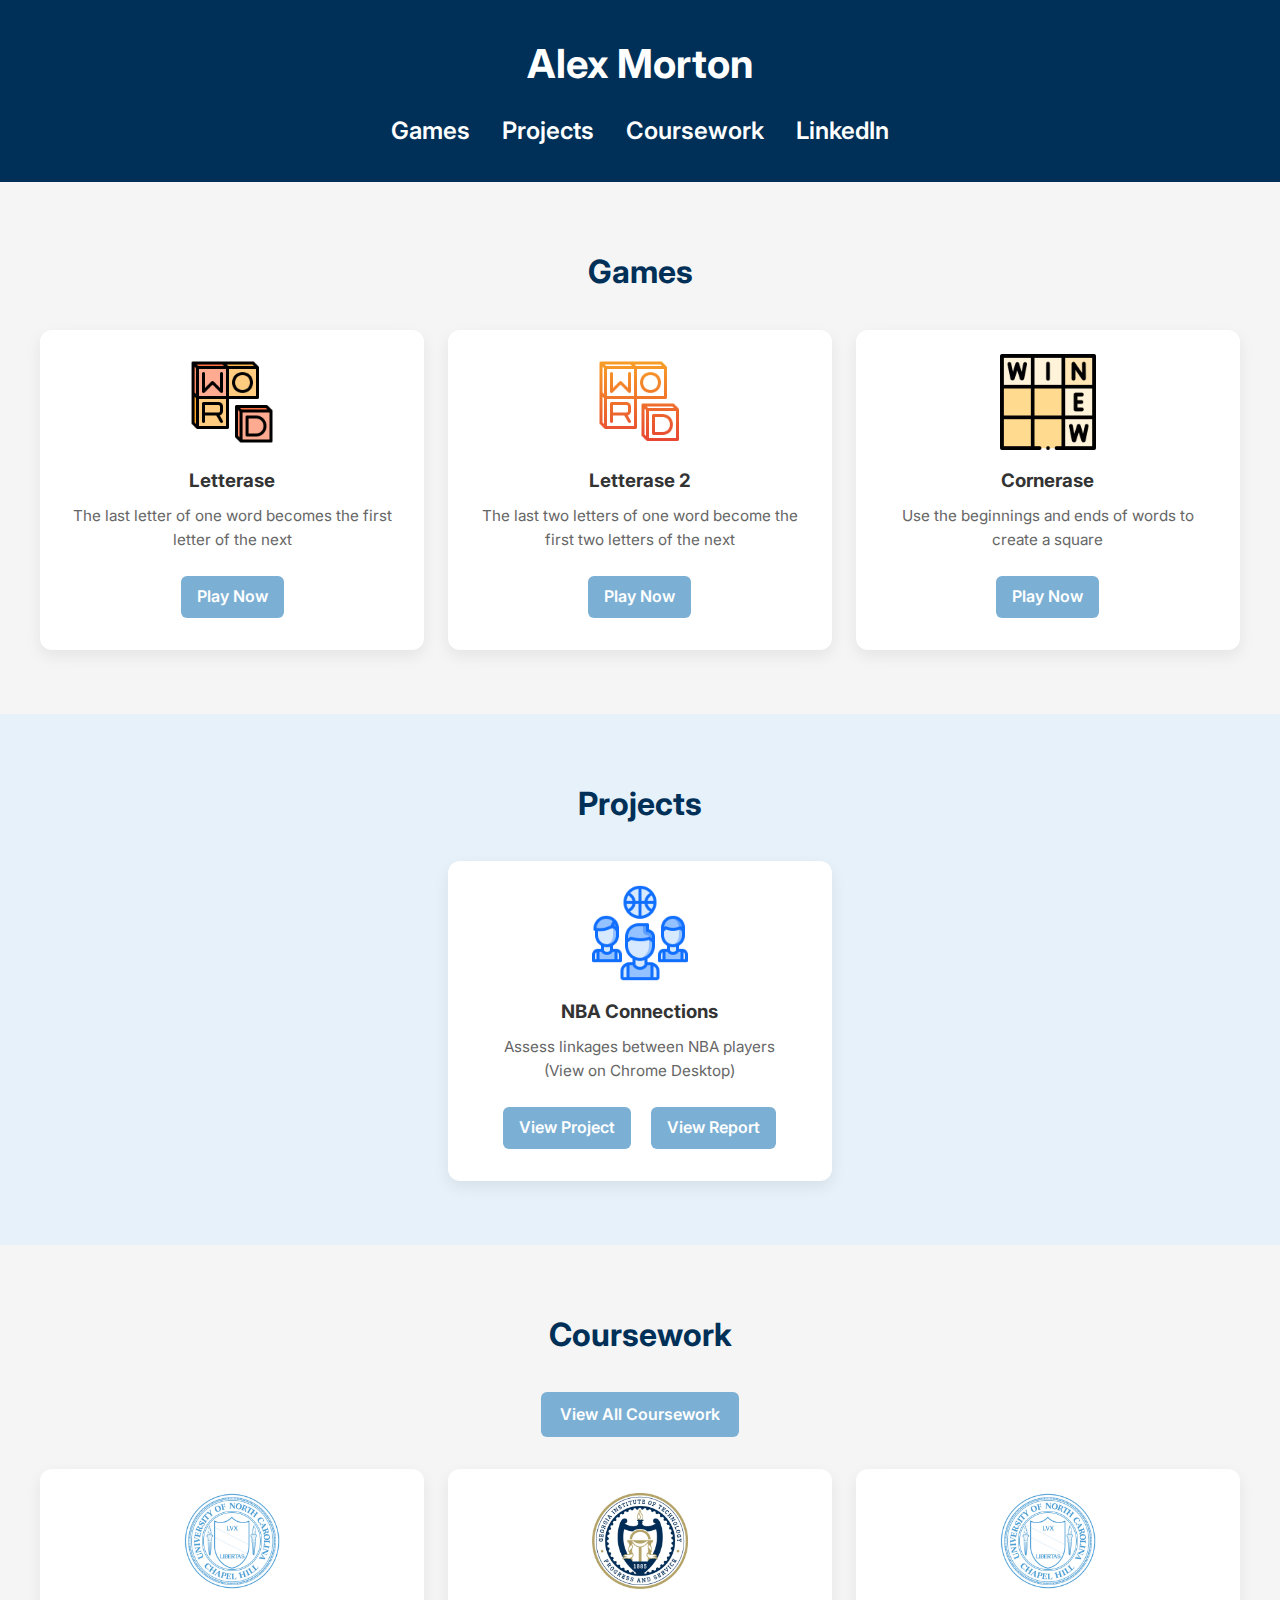
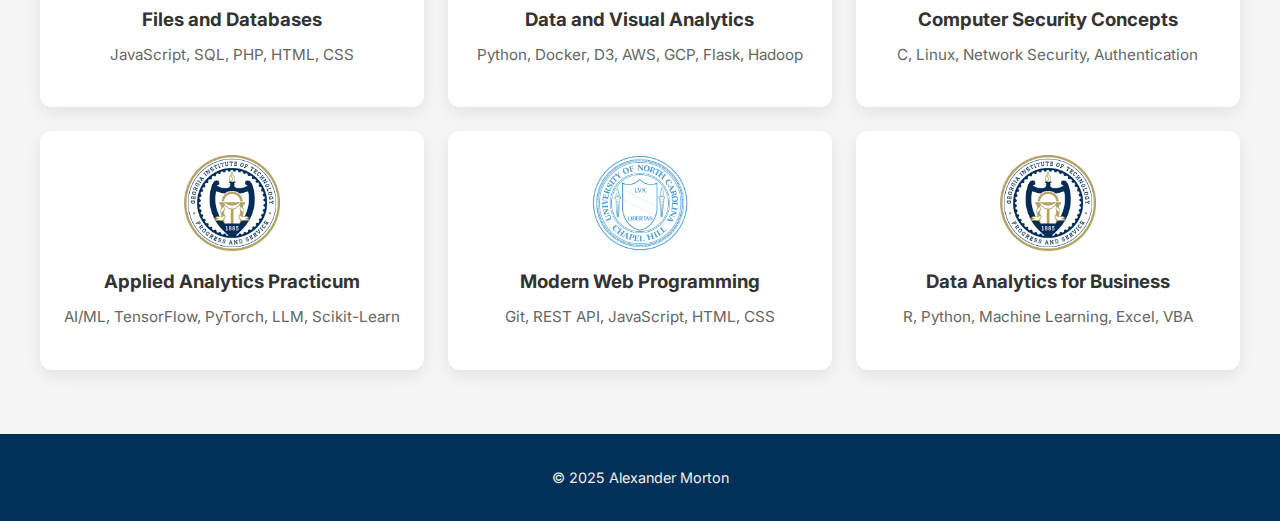
<file: index.html>
<!DOCTYPE html>
<html lang="en">
<head>
  <meta charset="UTF-8" />
  <meta name="viewport" content="width=device-width, initial-scale=1" />
  <title>Alex Morton Portfolio</title>

  <!-- Google Font -->
  <link href="https://fonts.googleapis.com/css2?family=Inter:wght@400;600;700&display=swap" rel="stylesheet">

  <!-- CSS -->
  <link rel="stylesheet" href="styles.css" />
</head>
<body>

  <!-- Header -->
  <header>
    <div class="header-content">
      <h1 style="font-size: 2.5rem;">Alex Morton</h1>
      <nav>
        <ul>
          <li><a href="#games">Games</a></li>
          <li><a href="#projects">Projects</a></li>
          <li><a href="#coursework">Coursework</a></li>
          <li><a href="https://www.linkedin.com/in/alexander-b-morton/" target="_blank">LinkedIn</a></li>
        </ul>
      </nav>
    </div>
  </header>

<!-- Games Section -->
<section id="games" class="section section-light">
    <div class="section-content">
      <h2>Games</h2>
      <div class="card-container">
  
        <div class="card">
          <img
            src="Images/words.png"
            alt="Space Blaster Icon"
            class="card-thumb"
            loading="lazy"
          />
          <h3>Letterase</h3>
          <p>The last letter of one word becomes the first letter of the next</p>
          <a href="Games/Letterase/index.html" target="_blank" rel="noopener noreferrer">Play Now</a>
        </div>
  
        <div class="card">
          <img
            src="Images/words2.png"
            alt="Jump Mania Icon"
            class="card-thumb"
            loading="lazy"
          />
          <h3>Letterase 2</h3>
          <p>The last two letters of one word become the first two letters of the next</p>
          <a href="Games/Letterase2/index.html" target="_blank" rel="noopener noreferrer">Play Now</a>
        </div>
  
        <div class="card">
          <img
            src="Images/scrabble.png"
            alt="2048 Clone Icon"
            class="card-thumb"
            loading="lazy"
          />
          <h3>Cornerase</h3>
          <p>Use the beginnings and ends of words to create a square</p>
          <a href="Games/Cornerase/index.html" target="_blank" rel="noopener noreferrer">Play Now</a>
        </div>
  
      </div>
    </div>
  </section>

  <!-- Projects Section -->
  <section id="projects" class="section section-blue">
    <div class="section-content">
      <h2>Projects</h2>
      <div class="card-container">

        <div class="card">
          <img
            src="Images/team.png"
            alt="Weather App Icon"
            class="card-thumb"
            loading="lazy"
          />
          <h3>NBA Connections</h3>
          <p>Assess linkages between NBA players<br>(View on Chrome Desktop)</p>
          <a href="Projects/NBA Connections/nba-connections.html" target="_blank" rel="noopener noreferrer">View Project</a>
          <a href="Projects/NBA Connections/NBA-Connections-Report.pdf" target="_blank" rel="noopener noreferrer">View Report</a>
        </div>

        <!--

        <div class="card">
          <img
            src="https://img.icons8.com/fluency/96/000000/todo-list.png"
            alt="Todo List Icon"
            class="card-thumb"
            loading="lazy"
          />
          <h3>Todo List</h3>
          <p>Persistent task tracker with local storage.</p>
          <a href="Projects/NBA Connections 2/dva_visualization.html" target="_blank" rel="noopener noreferrer">View Project</a>
        </div>

        <div class="card">
          <img
            src="https://img.icons8.com/fluency/96/000000/calculator.png"
            alt="Calculator Icon"
            class="card-thumb"
            loading="lazy"
          />
          <h3>Calculator</h3>
          <p>Simple calculator with keyboard support.</p>
          <a href="projects/calculator.html" target="_blank" rel="noopener noreferrer">View Project</a>
        </div>
                  
        -->

      </div>
    </div>
  </section>

<!-- Coursework Section -->
<section id="coursework" class="section section-light">
    <div class="section-content">
      <h2>Coursework</h2>
      <div style="text-align:center; margin-bottom: 2rem;">
        <a href="Coursework/coursework.html" class="card-link-button" target="_blank" rel="noopener noreferrer">View All Coursework</a>
      </div>
      <div class="card-container">
  
        <div class="card">
          <img
            src="Images/unc-seal.png"
            alt="University Seal"
            class="card-thumb"
            loading="lazy"
          />
          <h3>Files and Databases</h3>
          <p>JavaScript, SQL, PHP, HTML, CSS</p>
        </div>

        <div class="card">
          <img
            src="Images/gt-seal.png"
            alt="University Seal"
            class="card-thumb"
            loading="lazy"
          />
          <h3>Data and Visual Analytics</h3>
          <p>Python, Docker, D3, AWS, GCP, Flask, Hadoop</p>
        </div>
  
        <div class="card">
          <img
            src="Images/unc-seal.png"
            alt="University Seal"
            class="card-thumb"
            loading="lazy"
          />
          <h3>Computer Security Concepts</h3>
          <p>C, Linux, Network Security, Authentication</p>
        </div>
  
        <div class="card">
          <img
            src="Images/gt-seal.png"
            alt="University Seal"
            class="card-thumb"
            loading="lazy"
          />
          <h3>Applied Analytics Practicum</h3>
          <p>AI/ML, TensorFlow, PyTorch, LLM, Scikit-Learn</p>
        </div>

        <div class="card">
          <img
            src="Images/unc-seal.png"
            alt="University Seal"
            class="card-thumb"
            loading="lazy"
          />
          <h3>Modern Web Programming</h3>
          <p>Git, REST API, JavaScript, HTML, CSS</p>
        </div>
  
        <div class="card">
          <img
            src="Images/gt-seal.png"
            alt="University Seal"
            class="card-thumb"
            loading="lazy"
          />
          <h3>Data Analytics for Business</h3>
          <p>R, Python, Machine Learning, Excel, VBA</p>
        </div>
  
      </div>
    </div>
  </section>
  

  <!-- Footer -->
  <footer>
    <div class="footer-content">
      <p>&copy; 2025 Alexander Morton</p>
    </div>
  </footer>

</body>
</html>
</file>
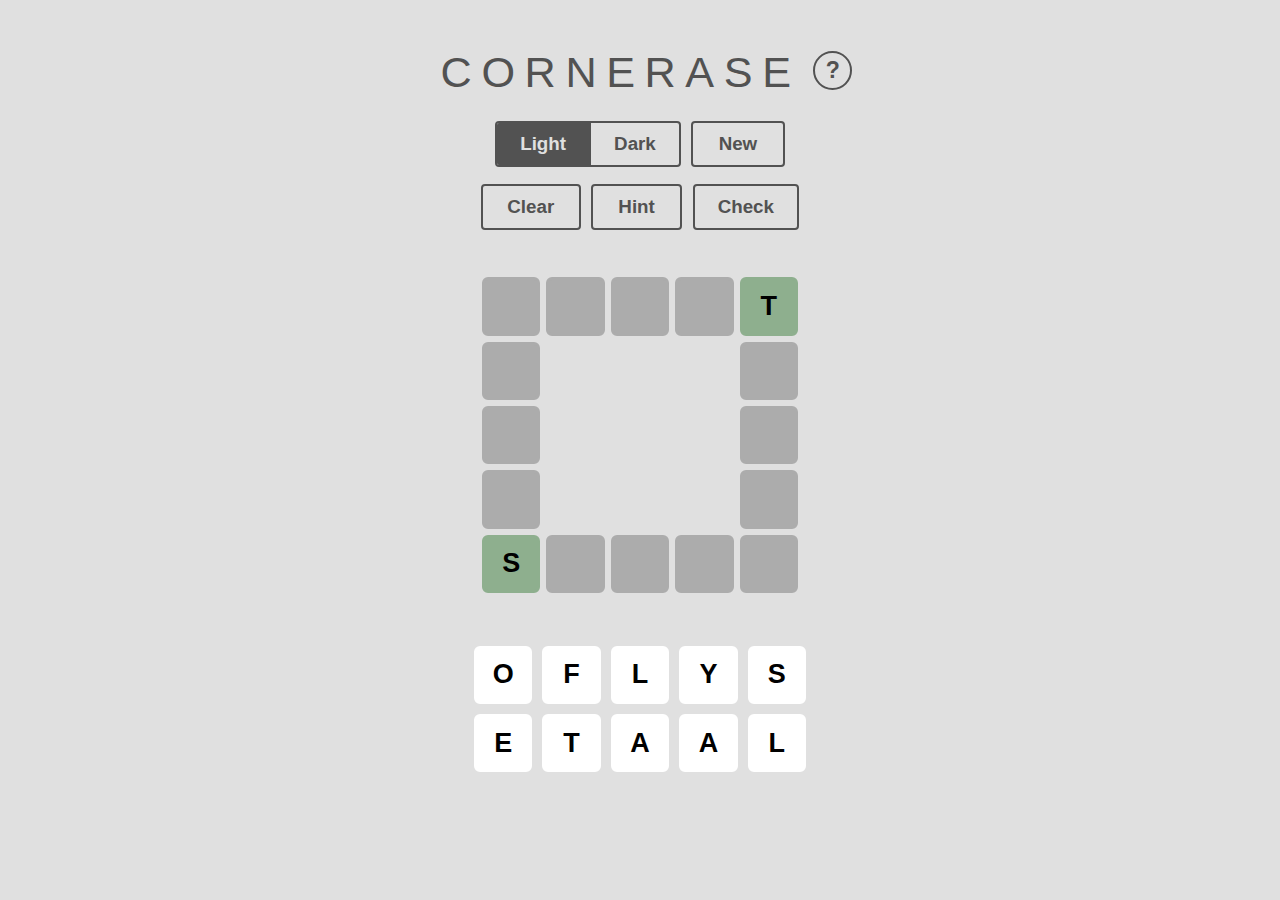
<file: Games/Cornerase/index.html>
<!DOCTYPE html>
<html lang="en">

<head>
    <meta name="viewport" content="width=device-width, initial-scale=1.0" />
    <link rel="stylesheet" href="style.css"/>
    <link rel="shortcut icon" href="Icons/Letterase-FavIcon3.png">
</head>

<body>

    <div class="title">
        <p id="title-letterase">CORNERASE</p>
        <p></p>
        <div class="title-button">
            <button class="howto-button" id="howto-open-id">?</button>
        </div>
    </div>

    <div id="howto-modal" class="jw-modal">
        <div class="howto-modal">
            <div class="howto-modal-body">
                <div class="howto-modal-content">
                    <h2><b>HOW TO PLAY</b></h2>
                    <h4>Use the first 2 and last 2 letters of words to make other words</h4>
                    <div class="howto-game-container">
                        <div class="howto-tile-row" id="tile-row-modal">
                            <div class="howto-tile corner-tile">C</div>
                            <div class="howto-tile howto-match" id="howto-match-1">L</div>
                            <div class="howto-tile">E</div>
                            <div class="howto-tile howto-match" id="howto-match-2">A</div>
                            <div class="howto-tile corner-tile">N</div>
                        </div>
                        <div class="howto-tile-row" id="tile-row-modal">
                            <div class="howto-tile howto-match" id="howto-match-1">L</div>
                            <div class="howto-tile howto-tile-blank"></div>
                            <div class="howto-tile howto-tile-blank"></div>
                            <div class="howto-tile howto-tile-blank"></div>
                            <div class="howto-tile howto-match" id="howto-match-2">A</div>
                        </div>
                        <div class="howto-tile-row" id="tile-row-modal">
                            <div class="howto-tile">A</div>
                            <div class="howto-tile howto-tile-blank"></div>
                            <div class="howto-tile howto-tile-blank"></div>
                            <div class="howto-tile howto-tile-blank"></div>
                            <div class="howto-tile">S</div>
                        </div>
                        <div class="howto-tile-row" id="tile-row-modal">
                            <div class="howto-tile howto-match" id="howto-match-3">I</div>
                            <div class="howto-tile howto-tile-blank"></div>
                            <div class="howto-tile howto-tile-blank"></div>
                            <div class="howto-tile howto-tile-blank"></div>
                            <div class="howto-tile howto-match" id="howto-match-4">T</div>
                        </div>
                        <div class="howto-tile-row" id="tile-row-modal">
                            <div class="howto-tile corner-tile">M</div>
                            <div class="howto-tile howto-match" id="howto-match-3">I</div>
                            <div class="howto-tile">S</div>
                            <div class="howto-tile howto-match" id="howto-match-4">T</div>
                            <div class="howto-tile corner-tile">Y</div>
                        </div>
                    </div>
                    <h4><b>Clear</br></b><em>Remove all letters from board</em></h4>
                    <!--<h4><b>Hint</br></b><em>Reveal some letter placements</br>(Limited based on game mode and Checks used)</em></h4>-->
                    <h4><b>Hint</br></b><em>Reveal some letter placements</em></h4>
                    <h4><b>Check</br></b><em>Reveal which letters are correct</em></h4>
                    <!--<h4><b>New</br></b><em>Start new game with new letters</em></h4>-->
                    <button class="modal-close" id="howto-close-id">CLOSE</button>
                </div>
            </div>
        </div>
    </div>

    <div id="gamedone-modal" class="jw-modal">
        <div class="gamedone-modal">
            <div class="gamedone-modal-body">
                <div class="gamedone-modal-content">

                    <h2><b>Game Completed!</b></h2>

                    <h3 id="modal-word-1" class="modal-word"></h3>
                    <h3 id="modal-word-2" class="modal-word"></h3>
                    <h3 id="modal-word-3" class="modal-word"></h3>
                    <h3 id="modal-word-4" class="modal-word"></h3>
                    <h3 id="modal-word-5" class="modal-word"></h3>

                    <button class="modal-play" id="gamedone-play-id">PLAY AGAIN</button>
                    <button class="modal-close" id="gamedone-close-id">CLOSE</button>
                </div>
            </div>
        </div>
    </div>

    <!--
    <div class="toggles" id="slay">
        #
        <nav class="difficulty" id="difficulty-id">
            <input type="radio" id="x1" value="Easy" name="x"/>
            <label for="x1" id="easy">Easy</label>
            <input type="radio" id="x2" value="Med" name="x"/>
            <label for="x2" id="med">Med</label>
            <input type="radio" id="x3" value="Hard" name="x" checked/>
            <label for="x3" id="hard">Hard</label>
        </nav>
        #
        <nav class="display" id="display-id">
            <input type="radio" id="y1" value="Light" name="y" checked="checked"/>
            <label for="y1" id="light">Light</label>
            <input type="radio" id="y2" value="Dark" name="y"/>
            <label for="y2" id="dark">Dark</label>
        </nav>
        
    </div>
    
    <div class="buttons">
        <button class="click-buttons clear-button" type="button" id="clear">Clear</button>
        #<button class="click-buttons check-button" type="button" id="check">Check</button>
        <button class="click-buttons hint-button" type="button" id="hint">Hint</button>
        <button class="click-buttons new-button" type="button" id="new"> New </button>
    </div>
    -->

    <div class="toggles" id="slay">

        <nav class="display" id="display-id">
            <input type="radio" id="y1" value="Light" name="y" checked="checked"/>
            <label for="y1" id="light">Light</label>
            <input type="radio" id="y2" value="Dark" name="y"/>
            <label for="y2" id="dark">Dark</label>
        </nav>
        
        <button class="click-buttons new-button" type="button" id="new"> New </button>

    </div>

    <div class="buttons">

        <button class="click-buttons clear-button" type="button" id="clear">Clear</button>
        <button class="click-buttons hint-button" type="button" id="hint">Hint</button>
        <button class="click-buttons check-button" type="button" id="check">Check</button>

    </div>

    <div class="game">
        <div class="game-container">
            <div class="tile-row" id="tile-row-1">
                <div class="tile tile-unused" id="tile-1"></div>
                <div class="tile pair tile-unused" id="tile-2"></div>
                <div class="tile tile-unused" id="tile-3"></div>
                <div class="tile pair tile-unused" id="tile-4"></div>
                <div class="tile tile-unused" id="tile-5"></div>
            </div>
            <div class="tile-row" id="tile-row-2">
                <div class="tile pair tile-unused" id="tile-6"></div>
                <div class="tile tile-blank" id="tile-7"></div>
                <div class="tile tile-blank" id="tile-8"></div>
                <div class="tile tile-blank" id="tile-9"></div>
                <div class="tile pair tile-unused" id="tile-10"></div>
            </div>
            <div class="tile-row" id="tile-row-3">
                <div class="tile tile-unused" id="tile-11"></div>
                <div class="tile tile-blank" id="tile-12"></div>
                <div class="tile tile-blank" id="tile-13"></div>
                <div class="tile tile-blank" id="tile-14"></div>
                <div class="tile tile-unused" id="tile-15"></div>
            </div>
            <div class="tile-row" id="tile-row-4">
                <div class="tile pair tile-unused" id="tile-16"></div>
                <div class="tile tile-blank" id="tile-17"></div>
                <div class="tile tile-blank" id="tile-18"></div>
                <div class="tile tile-blank" id="tile-19"></div>
                <div class="tile pair tile-unused" id="tile-20"></div>
            </div>
            <div class="tile-row" id="tile-row-5">
                <div class="tile tile-unused" id="tile-21"></div>
                <div class="tile pair tile-unused" id="tile-22"></div>
                <div class="tile tile-unused" id="tile-23"></div>
                <div class="tile pair tile-unused" id="tile-24"></div>
                <div class="tile tile-unused" id="tile-25"></div>
            </div>
        </div>
    </div>
    
    <div class="keyboard">
        <div class="keyboard-container">
            <div class="letter-row-1" id="letter-row-1">
                <div class="letter letter-unused" id="letter-1"></div>
                <div class="letter letter-unused" id="letter-2"></div>
                <div class="letter letter-unused" id="letter-3"></div>
                <div class="letter letter-unused" id="letter-4"></div>
                <div class="letter letter-unused" id="letter-5"></div>
            </div>
            <div class="letter-row-2" id="letter-row-2">
                <div class="letter letter-unused" id="letter-6"></div>
                <div class="letter letter-unused" id="letter-7"></div>
                <div class="letter letter-unused" id="letter-8"></div>
                <div class="letter letter-unused" id="letter-9"></div>
                <div class="letter letter-unused" id="letter-10"></div>
            </div>
        </div>
    </div>

</body>

<script type="module" src="main.js"></script>

</html>
</file>
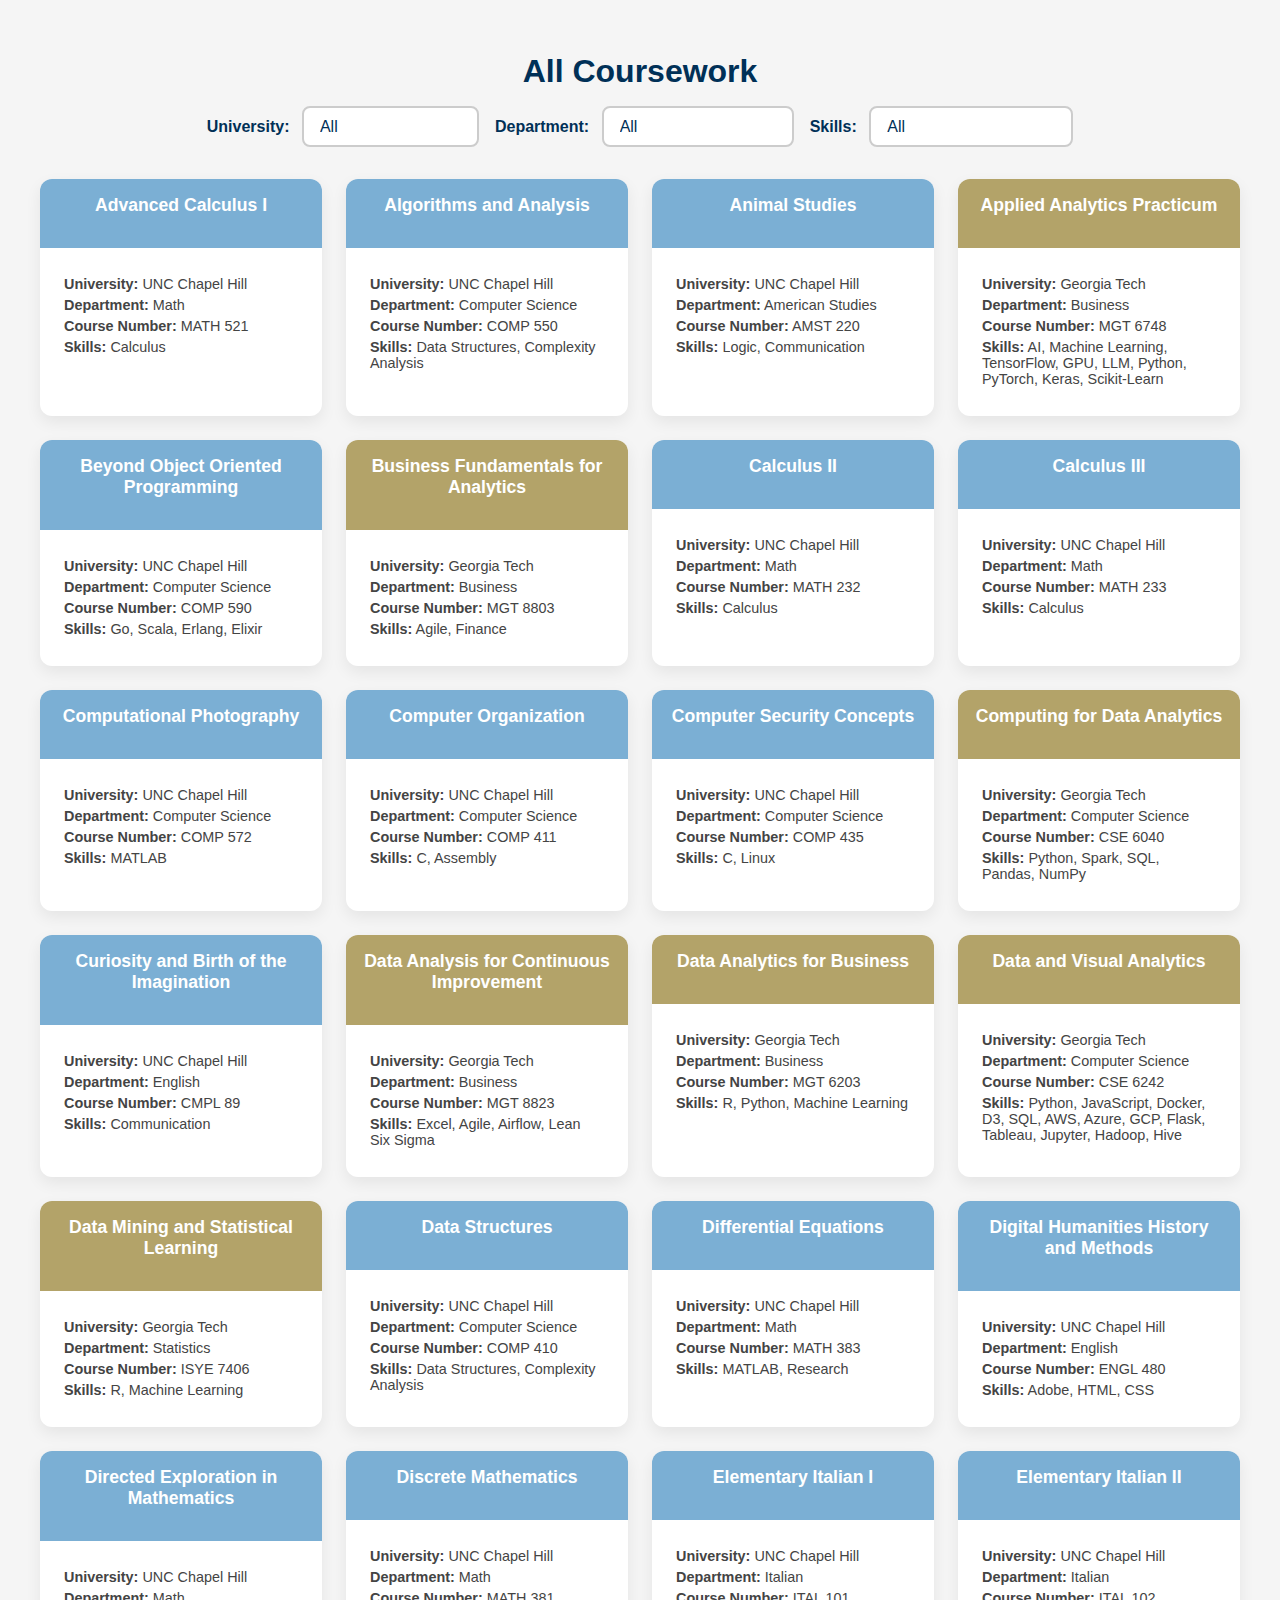
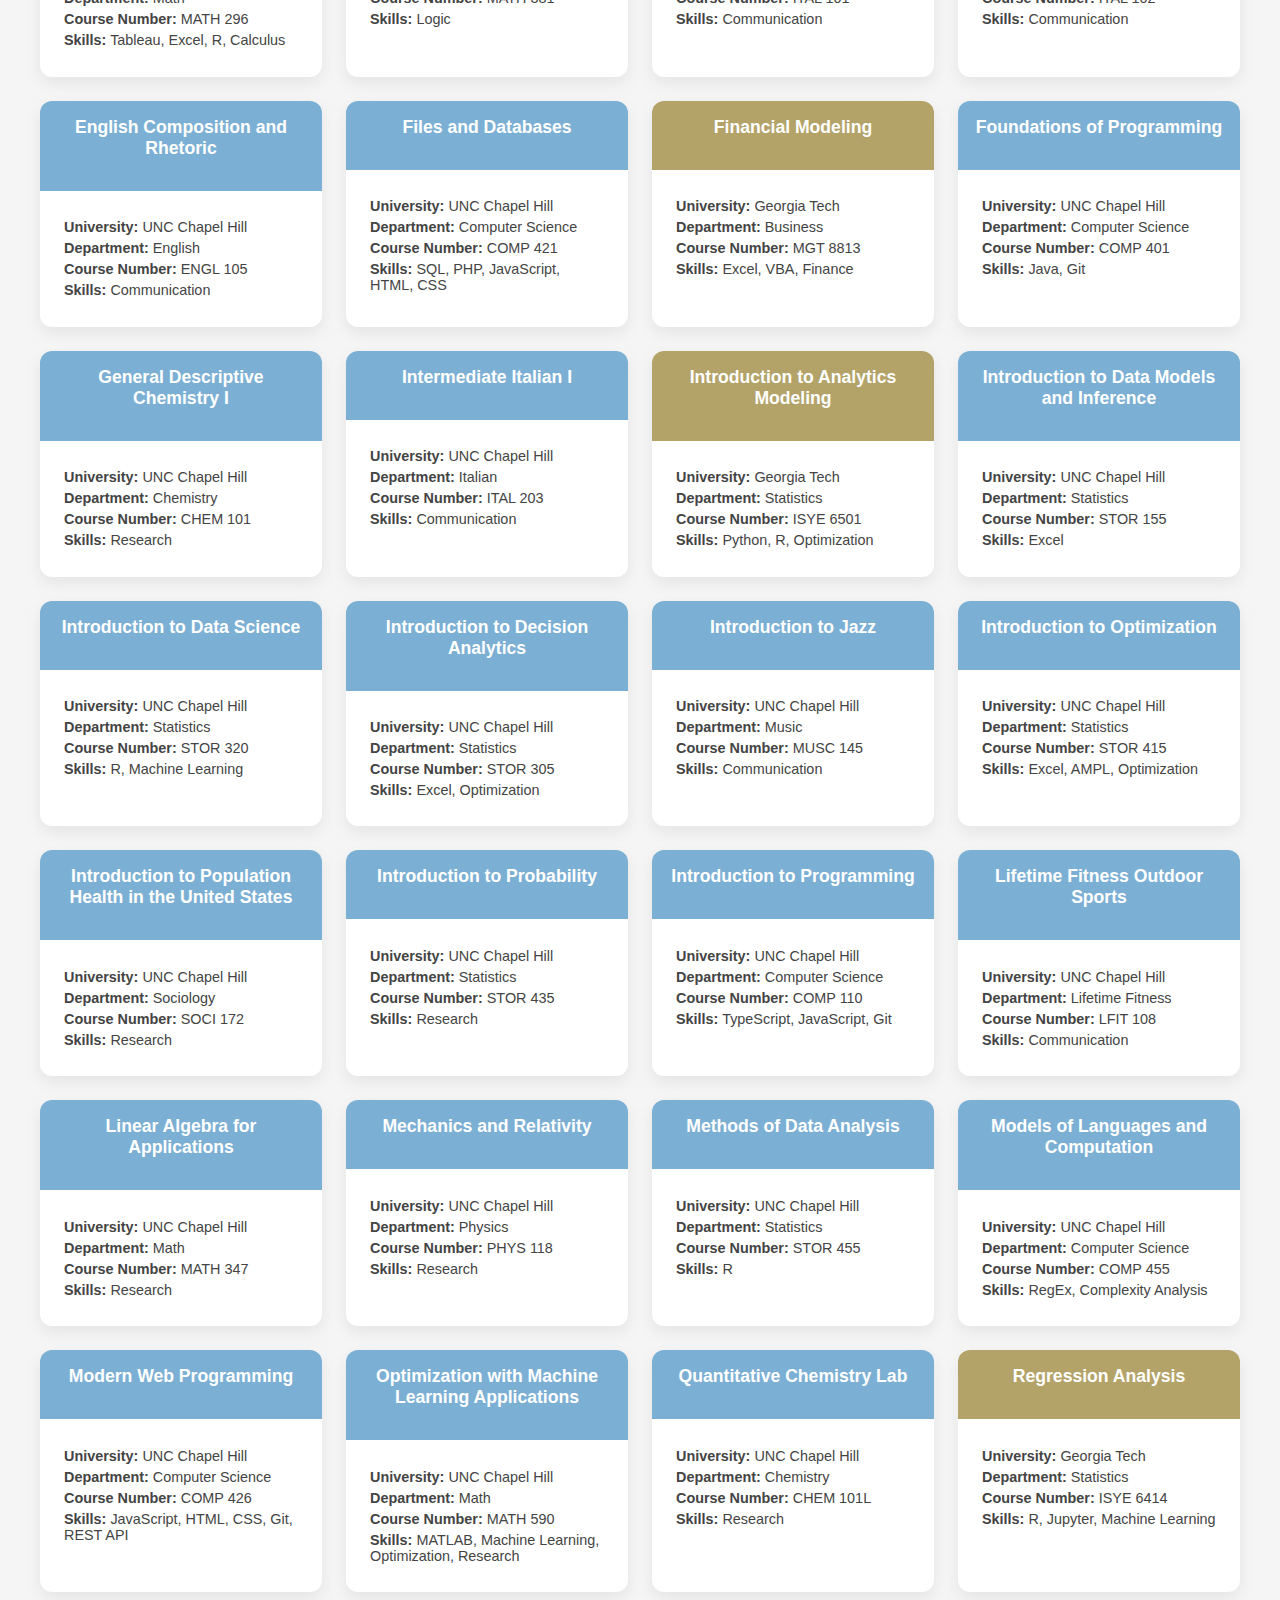
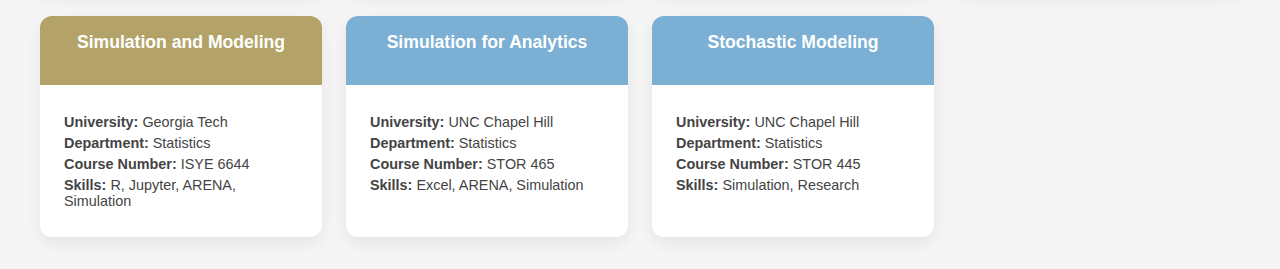
<file: Coursework/coursework.html>
<!DOCTYPE html>
<html lang="en">
<head>
  <meta charset="UTF-8" />
  <meta name="viewport" content="width=device-width, initial-scale=1" />
  <title>Alex Morton Coursework</title>
  <link rel="stylesheet" href="coursework.css" />
</head>
<body>

  <h1>All Coursework</h1>

  <div class="filters" aria-label="Filter Coursework">
    <div>
      <label for="filter-university">University:</label>
      <select id="filter-university">
        <option value="">All</option>
      </select>
    </div>
    <div>
        <label for="filter-department">Department:</label>
        <select id="filter-department">
          <option value="">All</option>
        </select>
      </div>
    <div>
      <label for="filter-skills">Skills:</label>
      <select id="filter-skills">
        <option value="">All</option>
      </select>
    </div>
  </div>

  <div class="course-list" id="course-list" aria-live="polite">
    <!-- Coursework cards injected here by JS -->
  </div>

  <script src="coursework.js"></script>
</body>
</html>
</file>
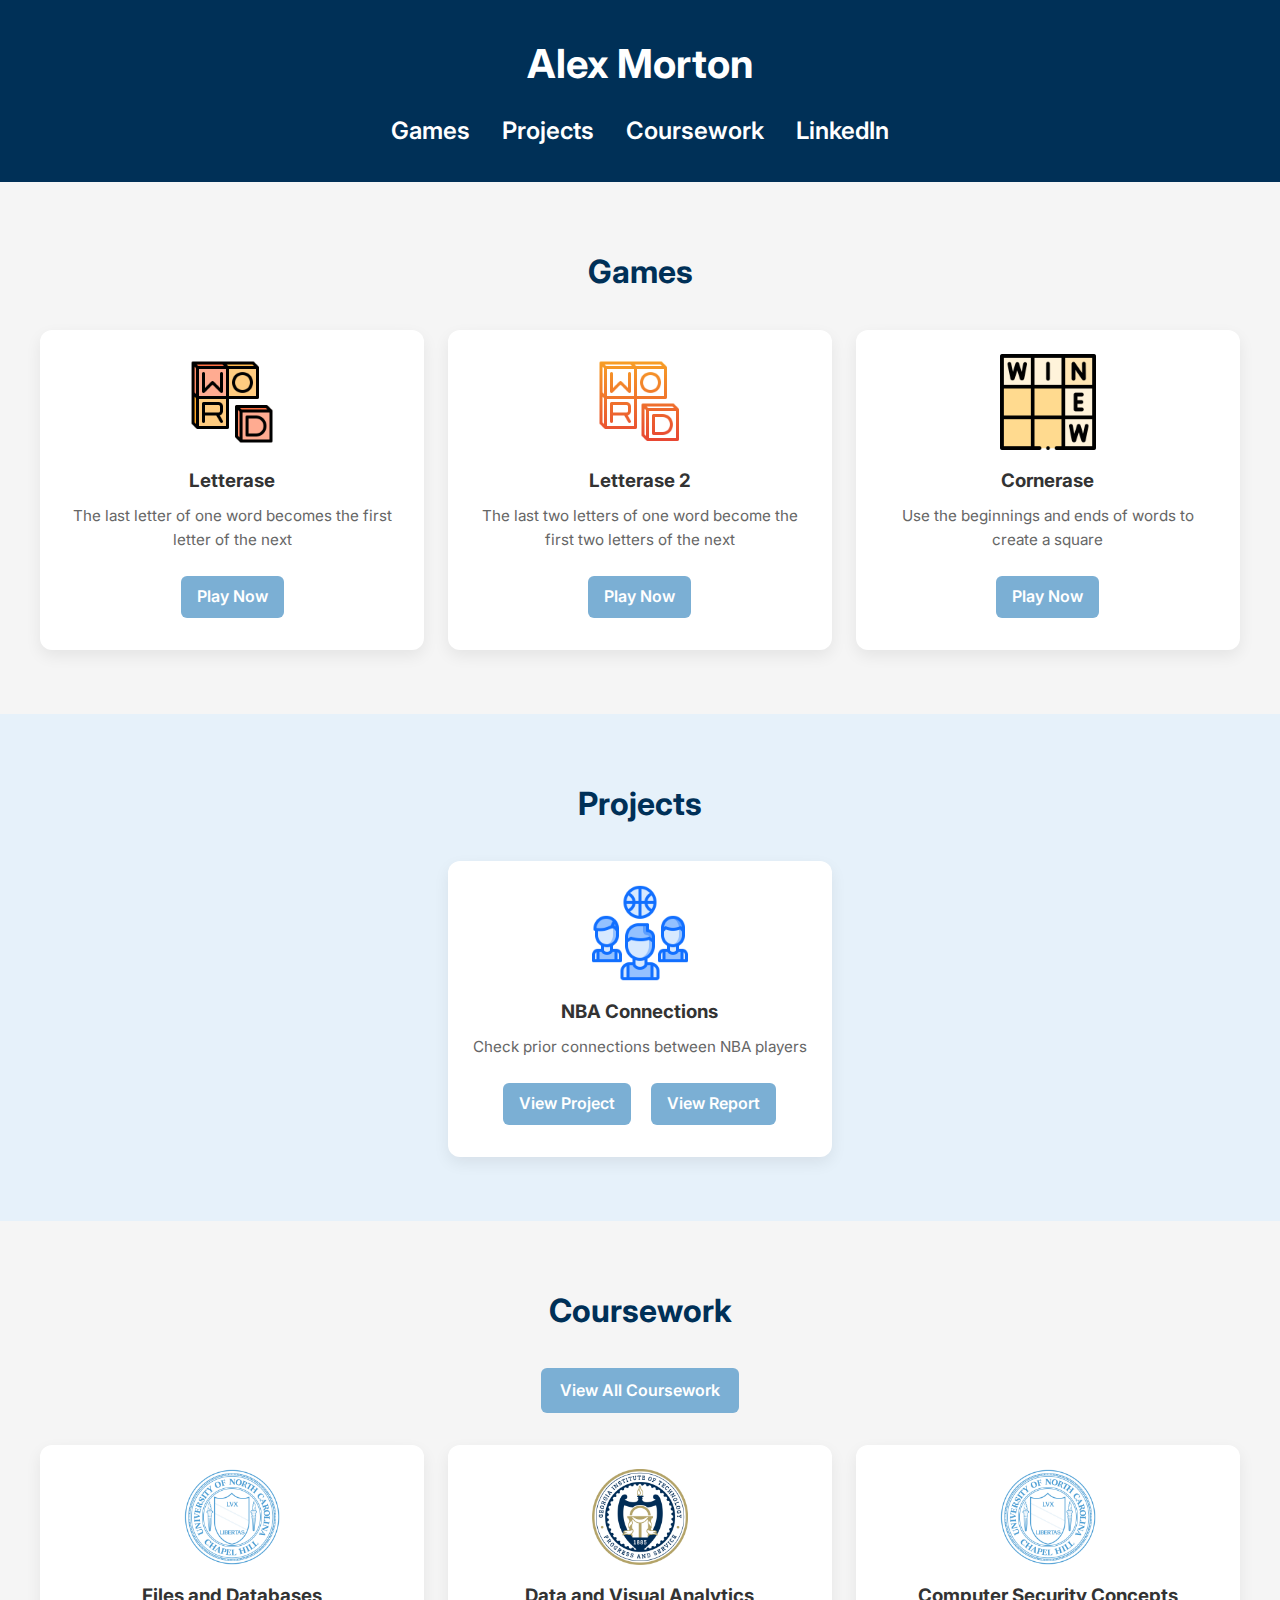
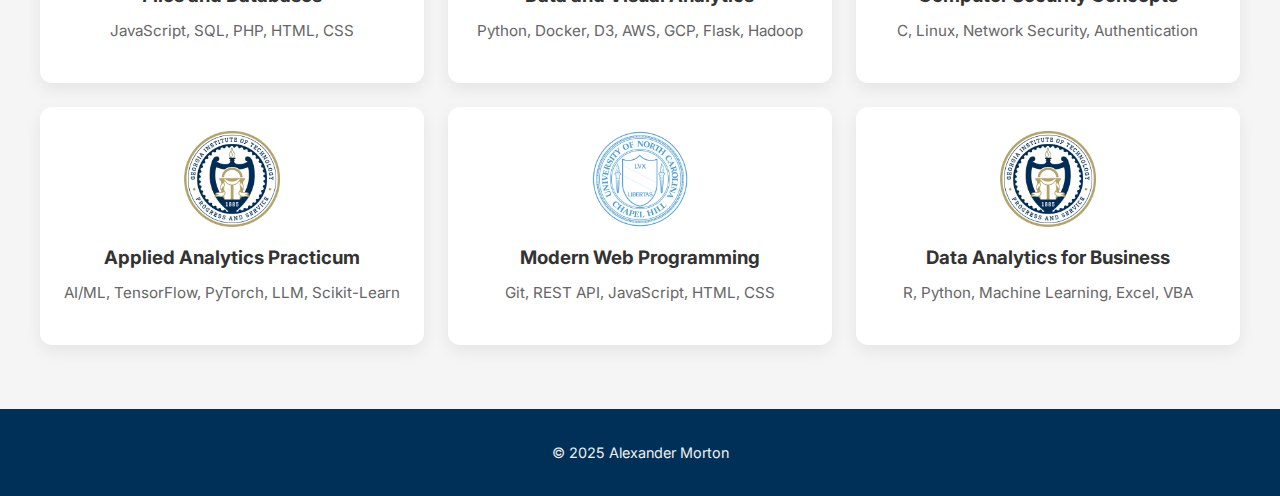
<file: Portfolio/portfolio.html>
<!DOCTYPE html>
<html lang="en">
<head>
  <meta charset="UTF-8" />
  <meta name="viewport" content="width=device-width, initial-scale=1" />
  <title>Alex Morton Portfolio</title>

  <!-- Google Font -->
  <link href="https://fonts.googleapis.com/css2?family=Inter:wght@400;600;700&display=swap" rel="stylesheet">

  <!-- CSS -->
  <link rel="stylesheet" href="portfolio.css" />
</head>
<body>

  <!-- Header -->
  <header>
    <div class="header-content">
      <h1 style="font-size: 2.5rem;">Alex Morton</h1>
      <nav>
        <ul>
          <li><a href="#games">Games</a></li>
          <li><a href="#projects">Projects</a></li>
          <li><a href="#coursework">Coursework</a></li>
          <li><a href="https://www.linkedin.com/in/alexander-b-morton/" target="_blank">LinkedIn</a></li>
        </ul>
      </nav>
    </div>
  </header>

<!-- Games Section -->
<section id="games" class="section section-light">
    <div class="section-content">
      <h2>Games</h2>
      <div class="card-container">
  
        <div class="card">
          <img
            src="Images/words.png"
            alt="Space Blaster Icon"
            class="card-thumb"
            loading="lazy"
          />
          <h3>Letterase</h3>
          <p>The last letter of one word becomes the first letter of the next</p>
          <a href="Games/Letterase/index.html" target="_blank" rel="noopener noreferrer">Play Now</a>
        </div>
  
        <div class="card">
          <img
            src="Images/words2.png"
            alt="Jump Mania Icon"
            class="card-thumb"
            loading="lazy"
          />
          <h3>Letterase 2</h3>
          <p>The last two letters of one word become the first two letters of the next</p>
          <a href="Games/Letterase2/index.html" target="_blank" rel="noopener noreferrer">Play Now</a>
        </div>
  
        <div class="card">
          <img
            src="Images/scrabble.png"
            alt="2048 Clone Icon"
            class="card-thumb"
            loading="lazy"
          />
          <h3>Cornerase</h3>
          <p>Use the beginnings and ends of words to create a square</p>
          <a href="Games/Cornerase/index.html" target="_blank" rel="noopener noreferrer">Play Now</a>
        </div>
  
      </div>
    </div>
  </section>

  <!-- Projects Section -->
  <section id="projects" class="section section-blue">
    <div class="section-content">
      <h2>Projects</h2>
      <div class="card-container">

        <div class="card">
          <img
            src="Images/team.png"
            alt="Weather App Icon"
            class="card-thumb"
            loading="lazy"
          />
          <h3>NBA Connections</h3>
          <p>Check prior connections between NBA players</p>
          <a href="Projects/NBA Connections/nba-connections.html" target="_blank" rel="noopener noreferrer">View Project</a>
          <a href="Projects/NBA Connections/NBA-Connections-Report.pdf" target="_blank" rel="noopener noreferrer">View Report</a>
        </div>

        <!--

        <div class="card">
          <img
            src="https://img.icons8.com/fluency/96/000000/todo-list.png"
            alt="Todo List Icon"
            class="card-thumb"
            loading="lazy"
          />
          <h3>Todo List</h3>
          <p>Persistent task tracker with local storage.</p>
          <a href="Projects/NBA Connections 2/dva_visualization.html" target="_blank" rel="noopener noreferrer">View Project</a>
        </div>

        <div class="card">
          <img
            src="https://img.icons8.com/fluency/96/000000/calculator.png"
            alt="Calculator Icon"
            class="card-thumb"
            loading="lazy"
          />
          <h3>Calculator</h3>
          <p>Simple calculator with keyboard support.</p>
          <a href="projects/calculator.html" target="_blank" rel="noopener noreferrer">View Project</a>
        </div>
                  
        -->

      </div>
    </div>
  </section>

<!-- Coursework Section -->
<section id="coursework" class="section section-light">
    <div class="section-content">
      <h2>Coursework</h2>
      <div style="text-align:center; margin-bottom: 2rem;">
        <a href="Coursework/coursework.html" class="card-link-button" target="_blank" rel="noopener noreferrer">View All Coursework</a>
      </div>
      <div class="card-container">
  
        <div class="card">
          <img
            src="Images/unc-seal.png"
            alt="University Seal"
            class="card-thumb"
            loading="lazy"
          />
          <h3>Files and Databases</h3>
          <p>JavaScript, SQL, PHP, HTML, CSS</p>
        </div>

        <div class="card">
          <img
            src="Images/gt-seal.png"
            alt="University Seal"
            class="card-thumb"
            loading="lazy"
          />
          <h3>Data and Visual Analytics</h3>
          <p>Python, Docker, D3, AWS, GCP, Flask, Hadoop</p>
        </div>
  
        <div class="card">
          <img
            src="Images/unc-seal.png"
            alt="University Seal"
            class="card-thumb"
            loading="lazy"
          />
          <h3>Computer Security Concepts</h3>
          <p>C, Linux, Network Security, Authentication</p>
        </div>
  
        <div class="card">
          <img
            src="Images/gt-seal.png"
            alt="University Seal"
            class="card-thumb"
            loading="lazy"
          />
          <h3>Applied Analytics Practicum</h3>
          <p>AI/ML, TensorFlow, PyTorch, LLM, Scikit-Learn</p>
        </div>

        <div class="card">
          <img
            src="Images/unc-seal.png"
            alt="University Seal"
            class="card-thumb"
            loading="lazy"
          />
          <h3>Modern Web Programming</h3>
          <p>Git, REST API, JavaScript, HTML, CSS</p>
        </div>
  
        <div class="card">
          <img
            src="Images/gt-seal.png"
            alt="University Seal"
            class="card-thumb"
            loading="lazy"
          />
          <h3>Data Analytics for Business</h3>
          <p>R, Python, Machine Learning, Excel, VBA</p>
        </div>
  
      </div>
    </div>
  </section>
  

  <!-- Footer -->
  <footer>
    <div class="footer-content">
      <p>&copy; 2025 Alexander Morton</p>
    </div>
  </footer>

</body>
</html>
</file>
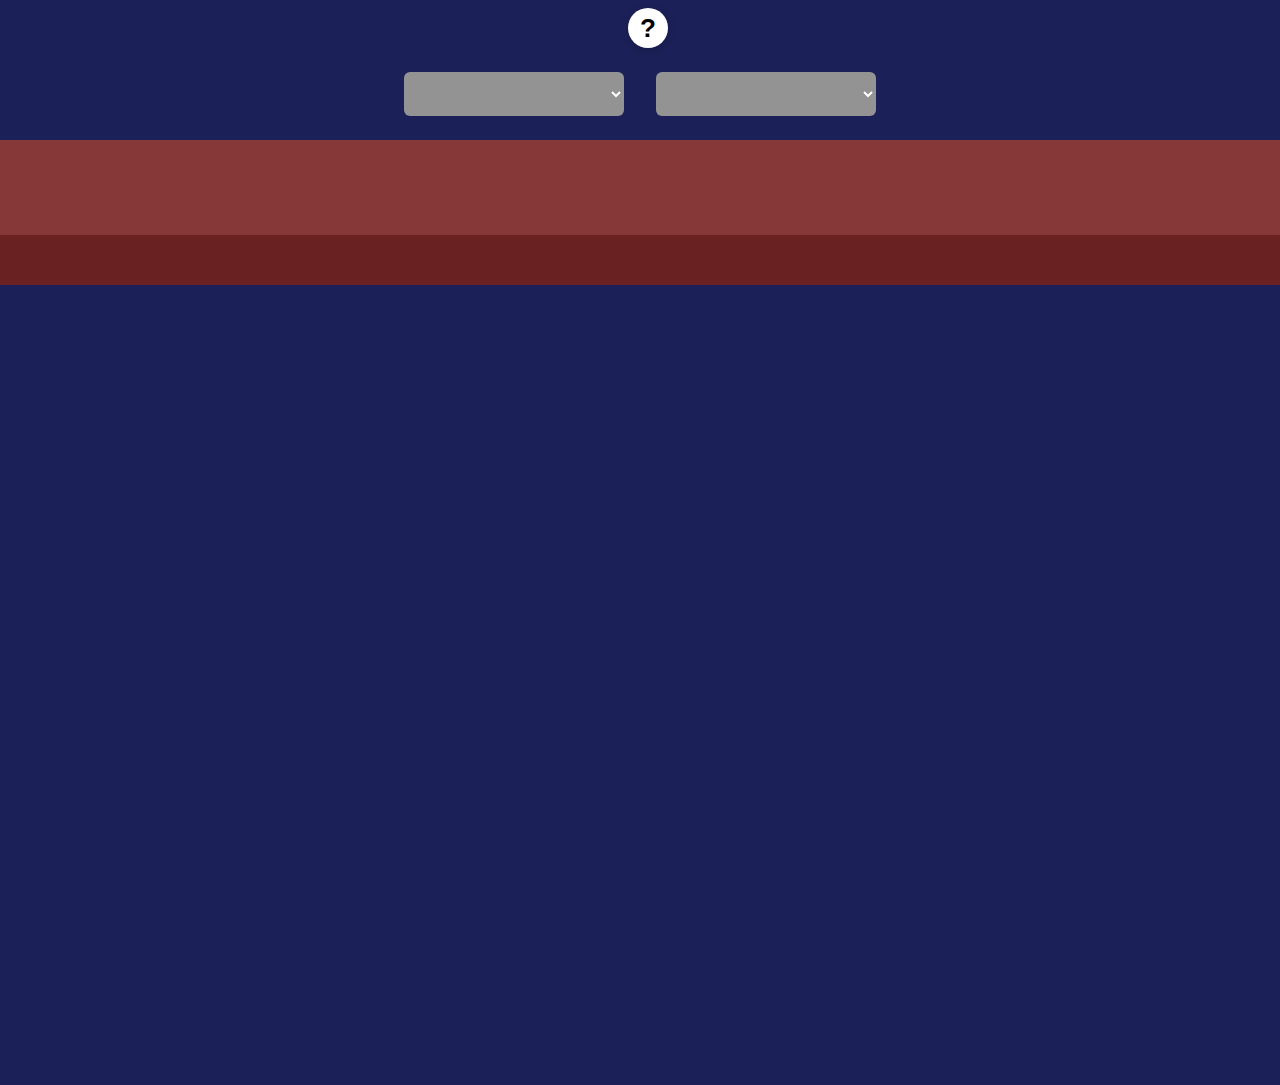
<file: Projects/NBA Connections/nba-connections.html>
<!DOCTYPE html>
<meta charset="utf-8">
<title>NBA Connections</title>

<script src="https://d3js.org/d3.v4.js"></script>

<!--Style Sheet: Leaving it here instead of separate CSS so we only have to submit one file-->

<style>
:root {
    --primary-bg: #1b2158;
    --accent-bg: #863737;
    --accent-bg-dark: #6a2121;
    --text-color: #ffffff;
    --font-main: 'Segoe UI', Tahoma, Geneva, Verdana, sans-serif;
    --font-size-header: clamp(24px, 2.5vw, 48px);
    --font-size-body: clamp(14px, 1.5vw, 18px);
    --dropdown-bg: #939393;
    --dropdown-text: #ffffff;
    --border-radius: 6px;
}

body {
    background-color: var(--primary-bg);
    color: var(--text-color);
    font-family: var(--font-main);
    margin: 0;
    padding: 0;
}

h1#header {
    font-size: var(--font-size-header);
    font-weight: bold;
    text-align: center;
    margin: 0.5rem 0;
}

.container {
    width: 100%;
    display: flex;
    justify-content: center;
    align-items: center;
}

.text-center-flex {
    display: flex;
    justify-content: center;
    align-items: center;
    text-align: center;
}

#dropContainer {
    margin: 1rem 0;
    padding: 0.5rem 0;
    height: auto;
    min-height: 0;
    gap: 1rem;
}
#teamsDiv select,
#seasonsDiv select {
    background-color: var(--dropdown-bg);
    color: var(--dropdown-text);
    padding: 10px;
    font-size: 20px;
    width: 220px;
    border: none;
    border-radius: var(--border-radius);
    cursor: pointer;
    text-align: center;
}

#dashContainer {
    height: 95px;
    background-color: var(--accent-bg);
    gap: 1rem;
}

#outcomeContainer {
    height: 50px;
    background-color: var(--accent-bg-dark);
}

#recordText,
#rankText,
#seasonsText,
#gamesText,
#connectionsText,
#outcomeText {
    flex: 1;
    font-weight: 600;
    font-size: var(--font-size-body);
    color: var(--text-color);
    text-align: center;
}

#graphDiv {
    width: 70%;
    display: flex;
    justify-content: center;
    align-items: center;
}

#tooltipDiv {
    width: 30%;
    padding: 1rem;
    font-size: clamp(14px, 1vw, 24px);
    text-align: center;
    color: var(--text-color);


    display: flex;
    flex-direction: column;
    align-items: center;          /* optional: centers tooltips horizontally */
    justify-content: flex-start;  /* <--- aligns tooltip content to the top */
}

#my_dataviz {
    height: 800px;
    flex-wrap: nowrap;
    align-items: flex-start; /* ensures children align at the top */
}

.help {
    position: relative;
    width: 40px;
}

.help .question {
    height: 40px;
    width: 40px;
    background: #ffffff;
    color: #000000;
    font-size: 26px;
    font-weight: bold;
    line-height: 40px;
    text-align: center;
    border-radius: 50%;
    cursor: pointer;
    box-shadow: 0 2px 8px rgba(0, 0, 0, 0.2);
}

.help .popup {
    width: 320px;
    max-height: 0;
    overflow: hidden;
    position: absolute;
    top: 50px;
    left: 0;
    background: #ffffff;
    color: #000;
    border-radius: var(--border-radius);
    opacity: 0;
    transition: max-height 0.4s ease, opacity 0.4s ease;
    box-shadow: 0 4px 12px rgba(0, 0, 0, 0.3);
    z-index: 10;
    padding: 0;
}

.help:hover .popup {
    max-height: 600px;
    opacity: 1;
    padding: 1rem;
}

.help .popup p {
    font-size: 14px;
    margin: 0 0 10px 0;
}

#header {
    margin: 0;
    padding: 0;
    font-size: var(--font-size-header);
    color: var(--text-color);
}

#headerContainer {
    display: flex;
    justify-content: center;
    align-items: center;
    gap: 1rem;
    margin: 0.5rem 0 0.5rem 0;
}

.tooltip {
    margin: 0;
    padding: 0.5rem;
    max-width: 100%;
}

</style>

<html>

<body style="background-color:rgb(27, 33, 88)">

    <div id="headerContainer">
        <h1 id="header"></h1>
        <div class="help">
            <div class="question">?</div>
            <div class="popup">
                <p>Data for player pairings is based on the finalized, end-of-season rosters.</p>
                <p>Game data is available from 2002 - 2022. In order to build substantial enough networks for display, years 2002 and 2003 are not available as selections but are accounted for in the historical metrics.</p>       
                <p>Visualizations for 2019 and 2020 may appear sparse due to COVID.</p>
                <p>Some networks may appear to have more players than normal. This could be attributed to an injury-ridden team playing a lot of their reserves, lots of trades taking place right around the deadline, etc.</p>
                <p>Some teams went through a name change (ex. New Orleans Hornets became the New Orleans Pelicans in 2013). In these cases, networks are not displayed for player pairings in the years before the final name change.</p>
                <p>Previous Seasons Together = Pairwise Sum of Seasons Played Together prior to the selected season</p>
                <p>Previous Games Together = Pairwise Sum of Games Played Together prior to the selected season</p>
                <p>Previous Connections = Number of Times players had played with another prior to the selected season (aka number of arcs in the diagram)</p>
                <p>Combined Minutes = Sum of Minutes Played between two players when they played on the same team in previous seasons</p>
            </div>
        </div>
    </div>

    <div id="dropContainer" class="container">
        <div id="blankDrops"></div>
        <div id="teamsDiv"><select id="teamDropdown"></select></div>
        <div id="blankMiddle"></div>
        <div id="seasonsDiv"><select id="seasonDropdown"></select></div>
        <div id="blankDrops"></div>
    </div>

    <div id="dashContainer" class="container">
        <div id="blank"></div>
        <div id="recordText" class="text-center-flex"></div>
        <div id="rankText" class="text-center-flex"></div>
        <div id="seasonsText" class="text-center-flex"></div>
        <div id="gamesText" class="text-center-flex"></div>
        <div id="connectionsText" class="text-center-flex"></div>
        <div id="blank"></div>
    </div>

    <div id="outcomeContainer" class="container">
        <div id="outcomeText" class="text-center-flex"></div>
    </div>

    <div id="blankContainer" class="container"></div>

    <div id="my_dataviz" class="container">
        <div id="graphDiv"></div>
        <div id="tooltipDiv"></div>
    </div>

</body>

</html>


<script>

    var margin = { top: 100, right: 150, bottom: 100, left: 150 }
    var outerWidth = 1600, outerHeight = 800;
    var width = outerWidth - margin.right - margin.left, height = outerHeight - margin.top - margin.bottom;

    var svg = d3
        .select("#graphDiv")
        .append("svg")
        .attr("id", "graph")
        .attr("viewBox", "0 0 " + outerWidth + " " + outerHeight)
        .append("g")
        .attr("class", "plot-space")
        .attr("transform", "translate(" + margin.left + "," + margin.top + ")");

    // Can Substitute link with "dva_visualization.json"

    d3.json("nba-connections.json", function (data) {

        let unique_teams = [];
        let count_teams = 0;
        let start_teams = false;
        let unique_seasons = [];
        let count_seasons = 0;
        let start_seasons = false;

        for (let i = 0; i < data.nodes.length; i++) {
            for (let j = 0; j < unique_teams.length; j++) {
                if (data.nodes[i]["team_abbreviation"] == unique_teams[j]) { start_teams = true; }
            }
            count_teams++; if (count_teams == 1 && start_teams == false) { unique_teams.push(data.nodes[i]["team_abbreviation"]); }
            start_teams = false;
            count_teams = 0;
        }

        for (let i = 0; i < data.nodes.length; i++) {
            for (let j = 0; j < unique_seasons.length; j++) {
                if (data.nodes[i]["season"] == unique_seasons[j]) { start_seasons = true; }
            }
            count_seasons++; if (count_seasons == 1 && start_seasons == false) { unique_seasons.push(data.nodes[i]["season"]); }
            start_seasons = false;
            count_seasons = 0;
        }

        unique_teams.sort();
        let selected_team = unique_teams[0];
        unique_seasons.sort().reverse();
        let selected_season = unique_seasons[0];

        // Create Initial Visualization (ATL, 2022)

        createGraph(selected_team, selected_season)

        // Create Dropdown Menu of Teams

        d3.select("#teamDropdown")
            .selectAll('options')
            .data(unique_teams)
            .enter()
            .append('option')
            .text(function (d) { return d; })
            .attr("value", function (d) { return d; })

        d3.select('#teamDropdown')
            .on('change', function () {
                d3.selectAll("circle").remove();
                d3.selectAll("path").remove();
                d3.selectAll("text").remove();
                d3.selectAll("tooltip").remove();
                selected_team = d3.select(this).property('value');
                createGraph(selected_team, selected_season)
            });

        // Create Dropdown Menu of Seasons

        d3.select("#seasonDropdown")
            .selectAll('options')
            .data(unique_seasons)
            .enter()
            .append('option')
            .text(function (d) { return d; })
            .attr("value", function (d) { return d; })

        d3.select('#seasonDropdown')
            .on('change', function () {
                d3.selectAll("circle").remove();
                d3.selectAll("path").remove();
                d3.selectAll("text").remove();
                d3.selectAll("tooltip").remove();
                selected_season = d3.select(this).property('value');
                createGraph(selected_team, selected_season)
            });


        // Creates Visualization and Tooltips

        function createGraph(selected_team, selected_season) {

            // const isVertical = window.innerWidth < 768; // adjust breakpoint as needed

            // Filters Data Based on Season and Team from Respective Dropdowns

            const filtered_nodes = data.nodes.filter(d => d['season'] == selected_season && d['team_abbreviation'] == selected_team)
            const filtered_full = data.full.filter(d => d['total_seasons'] > 0 && d['SEASON'] == selected_season && d['TEAM_ABBREVIATION'] == selected_team)

            let previous_seasons = 0;
            let previous_games = 0;

            for (i = 0; i < filtered_full.length; i++) {
                previous_seasons += filtered_full[i].total_seasons;
                previous_games += filtered_full[i].total_games;
            }

            // Gets Dashboard Metrics Based on Filtered Data

            const filtered_record = data.outcomes.filter(d => d['team_abbreviation'] == selected_team && d['season_short'] == selected_season)[0];
            const selected_team_full = filtered_record['team_fullname'];
            const selected_season_full = filtered_record['Season'];
            const record = filtered_record['RS_Win_Loss'];
            const rank = filtered_record['RS_Standing_Clean'];
            const outcome = filtered_record['PO_Outcome_Clean'];

            // Dynamic Text Fields Based On Above Calculations

            d3.select('#header')
                .html(selected_season_full + " " + selected_team_full);
            d3.select('#seasonsText')
                .html("Previous Seasons Together<br>" + previous_seasons);
            d3.select('#gamesText')
                .html("Previous Games Together<br>" + previous_games);
            d3.select('#recordText')
                .html("Regular Season Record<br> " + record);
            d3.select('#rankText')
                .html("Regular Season Rank<br> " + rank);
            d3.select('#outcomeText')
                .html("Playoff Outcome: " + outcome);

            // Evenly Distributes Nodes on Axis

            var x = d3.scalePoint()
                .range([0, width])
                .domain(filtered_nodes.map(function (d) { return d.name }))

            // Creates Nodes (Players)

            var nodes = svg
                .selectAll("mynodes")
                .data(filtered_nodes)
                .enter()
                .append("circle")
                .attr("cx", function (d) { return (x(d.name)) })
                .attr("cy", height - 30)
                .attr("r", 25)
                .style("fill", "white")

            // Creates Labels for Nodes (Players Initials)

            var labels = svg
                .selectAll("nodelabels")
                .data(filtered_nodes)
                .enter()
                .append("text")
                .style("font-size", "18px")
                .style("font-weight", "bold")
                .style("font-family", "Georgia")
                .style("fill", "white")
                .attr("x", function (d) { return (x(d.name)) })
                .attr("y", height + 20)
                .text(function (d) { return d.name.split(" ").map((n) => n[0]).join("") })
                .style("text-anchor", "middle")

            var idToNode = {};
            filtered_nodes.forEach(function (n) {
                idToNode[n.id] = n;
            });

            // Creates Links (Arcs) Between Nodes (Players Connections)

            var links = svg
                .selectAll('mylinks')
                .data(filtered_full)
                .enter()
                .append('path')
                .attr('d', function (d) {
                    start = x(idToNode[d.player_1_id].name)
                    end = x(idToNode[d.player_2_id].name)
                    return ['M', start, height - 30, 'A', (start - end) / 2, ',', (start - end) / 2, 0, 0, ',', start < end ? 1 : 0, end, ',', height - 30].join(' ');
                })
                .style("fill", "none")
                .attr("stroke", "white")
                .style('stroke-width', '2')

            // Calculates Number of Links (Connections) for Selected (Season, Team)

            d3.select('#connectionsText')
                .html("Previous Connections<br>" + links._groups[0].length);

            // Declare Initial Tooltip
            // Only works this way when using 'mouseover' and 'mouseout' functionality
            // Otherwise there are problems with tooltips not disappearing after 'mouseout'

            var tooltip;

            // Calculates Pairwise Metrics Between Selected Node (Player) and Connected Nodes (Teammates)

            function find_connections(node) {

                let original_player = node.name;
                let links_names = "<p style='font-weight: bold'>" + original_player + "</p><br>";
                let first = 0;

                for (i = 0; i < links._groups[0].length; i++) {
                    let player_link = links._groups[0][i].__data__;
                    if (player_link.player_1_name == original_player) {
                        if (first == 0) {
                            first = 1;
                            links_names += "Previous Seasons | Previous Games | Combined Minutes<br>";
                        }
                        links_names += "<br><strong>" + player_link.player_2_name + ": </strong>";
                        links_names += player_link.total_seasons + " | ";
                        links_names += player_link.total_games + " | ";
                        links_names += player_link.total_minutes + "<br>";
                    }
                    if (player_link.player_2_name == original_player) {
                        if (first == 0) {
                            first = 1;
                            links_names += "Previous Seasons | Previous Games | Combined Minutes<br>";
                        }
                        links_names += "<br><strong>" + player_link.player_1_name + ": </strong>";
                        links_names += player_link.total_seasons + " | ";
                        links_names += player_link.total_games + " | ";
                        links_names += player_link.total_minutes + "<br>";
                    }
                }
                return links_names;
            }

            // Visually Isolates The Connections To The Selected Node
            // Displays Connection Metrics With Tooltip

            nodes
                .on('mouseover', function (d) {

                    nodes.style('fill', "white")
                    d3.select(this).style('fill', 'white')
                    tooltip = d3.select("#tooltipDiv").append("div")
                        .attr("class", "tooltip")
                        .style("opacity", 100)
                        .html(find_connections(d))
                        .style("right", "1000px")
                    links
                        .style('stroke', function (link_d) { return link_d.player_1_id === d.id || link_d.player_2_id === d.id ? 'white' : 'none'; })
                        .style('stroke-width', function (link_d) { return link_d.player_1_id === d.id || link_d.player_2_id === d.id ? 3 : 3; })
                })
                .on('mouseout', function (d) {

                    nodes.style('fill', "white")
                    links.style('stroke', 'white').style('stroke-width', '3')
                    d3.select("body").selectAll(".tooltip").remove()
                })
        }
    })


</script>
</file>
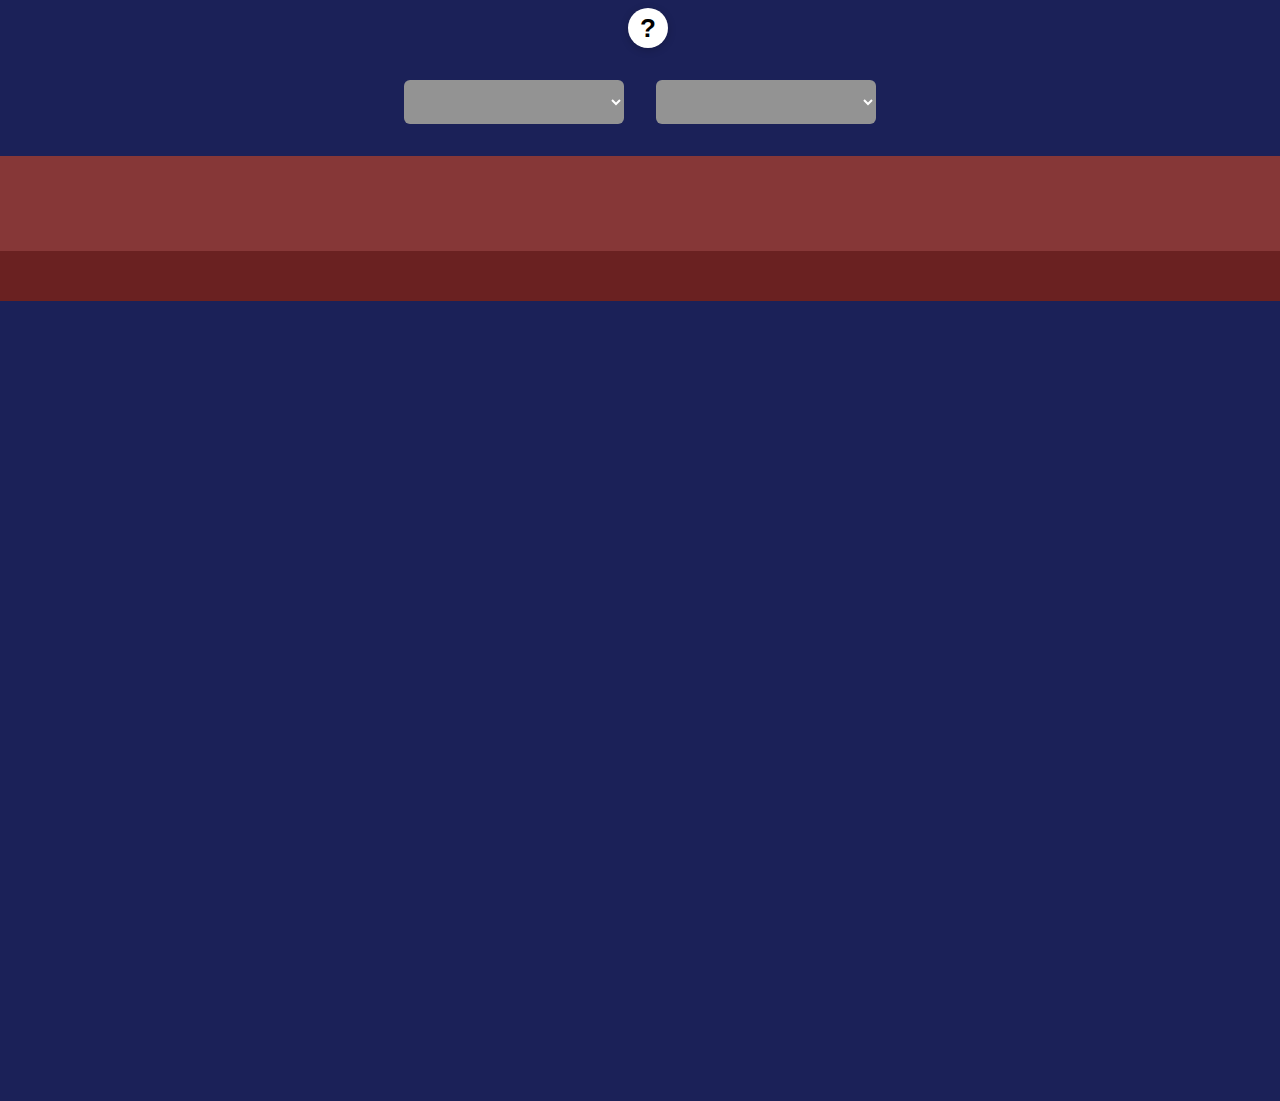
<file: Portfolio/Projects/NBA Connections/nba-connections.html>
<!DOCTYPE html>
<meta charset="utf-8">
<title>NBA Connections</title>

<script src="https://d3js.org/d3.v4.js"></script>

<!--Style Sheet: Leaving it here instead of separate CSS so we only have to submit one file-->

<style>
:root {
    --primary-bg: #1b2158;
    --accent-bg: #863737;
    --accent-bg-dark: #6a2121;
    --text-color: #ffffff;
    --font-main: 'Segoe UI', Tahoma, Geneva, Verdana, sans-serif;
    --font-size-header: 48px;
    --font-size-body: 18px;
    --dropdown-bg: #939393;
    --dropdown-text: #ffffff;
    --border-radius: 6px;
}

body {
    background-color: var(--primary-bg);
    color: var(--text-color);
    font-family: var(--font-main);
    margin: 0;
    padding: 0;
}

h1#header {
    font-size: var(--font-size-header);
    font-weight: bold;
    text-align: center;
    margin: 1rem 0;
}

.container {
    width: 100%;
    display: flex;
    justify-content: center;
    align-items: center;
}

.text-center-flex {
    display: flex;
    justify-content: center;
    align-items: center;
    text-align: center;
}

#dropContainer {
    margin: 1rem 0;
    padding: 1rem 0;
    height: auto;
    min-height: 0;
    gap: 1rem;
}
#teamsDiv select,
#seasonsDiv select {
    background-color: var(--dropdown-bg);
    color: var(--dropdown-text);
    padding: 10px;
    font-size: 20px;
    width: 220px;
    border: none;
    border-radius: var(--border-radius);
    cursor: pointer;
    text-align: center;
}

#dashContainer {
    height: 95px;
    background-color: var(--accent-bg);
    gap: 1rem;
}

#outcomeContainer {
    height: 50px;
    background-color: var(--accent-bg-dark);
}

#recordText,
#rankText,
#seasonsText,
#gamesText,
#connectionsText,
#outcomeText {
    flex: 1;
    font-weight: 600;
    font-size: var(--font-size-body);
    color: var(--text-color);
    text-align: center;
}

#graphDiv {
    width: 70%;
    display: flex;
    justify-content: center;
    align-items: center;
}

#tooltipDiv {
    width: 30%;
    padding: 1rem;
    font-size: clamp(14px, 1vw, 24px);
    text-align: center;
    color: var(--text-color);


    display: flex;
    flex-direction: column;
    align-items: center;          /* optional: centers tooltips horizontally */
    justify-content: flex-start;  /* <--- aligns tooltip content to the top */
}

#my_dataviz {
    height: 800px;
    flex-wrap: nowrap;
    align-items: flex-start; /* ensures children align at the top */
}

.help {
    position: relative;
    width: 40px;
}

.help .question {
    height: 40px;
    width: 40px;
    background: #ffffff;
    color: #000000;
    font-size: 26px;
    font-weight: bold;
    line-height: 40px;
    text-align: center;
    border-radius: 50%;
    cursor: pointer;
    box-shadow: 0 2px 8px rgba(0, 0, 0, 0.2);
}

.help .popup {
    width: 320px;
    max-height: 0;
    overflow: hidden;
    position: absolute;
    top: 50px;
    left: 0;
    background: #ffffff;
    color: #000;
    border-radius: var(--border-radius);
    opacity: 0;
    transition: max-height 0.4s ease, opacity 0.4s ease;
    box-shadow: 0 4px 12px rgba(0, 0, 0, 0.3);
    z-index: 10;
    padding: 0;
}

.help:hover .popup {
    max-height: 600px;
    opacity: 1;
    padding: 1rem;
}

.help .popup p {
    font-size: 14px;
    margin: 0 0 10px 0;
}

#header {
    margin: 0;
    padding: 0;
    font-size: var(--font-size-header);
    color: var(--text-color);
}

#headerContainer {
    display: flex;
    justify-content: center;
    align-items: center;
    gap: 1rem;
    margin: 0.5rem 0 0.5rem 0;
}

.tooltip {
    margin: 0;
    padding: 0.5rem;
    max-width: 100%;
}

</style>

<html>

<body style="background-color:rgb(27, 33, 88)">

    <div id="headerContainer">
        <h1 id="header"></h1>
        <div class="help">
            <div class="question">?</div>
            <div class="popup">
                <p>Data for player pairings is based on the finalized, end-of-season rosters.</p>
                <p>Game data is available from 2002 - 2022. In order to build substantial enough networks for display, years 2002 and 2003 are not available as selections but are accounted for in the historical metrics.</p>       
                <p>Visualizations for 2019 and 2020 may appear sparse due to COVID.</p>
                <p>Some networks may appear to have more players than normal. This could be attributed to an injury-ridden team playing a lot of their reserves, lots of trades taking place right around the deadline, etc.</p>
                <p>Some teams went through a name change (ex. New Orleans Hornets became the New Orleans Pelicans in 2013). In these cases, networks are not displayed for player pairings in the years before the final name change.</p>
                <p>Previous Seasons Together = Pairwise Sum of Seasons Played Together prior to the selected season</p>
                <p>Previous Games Together = Pairwise Sum of Games Played Together prior to the selected season</p>
                <p>Previous Connections = Number of Times players had played with another prior to the selected season (aka number of arcs in the diagram)</p>
                <p>Combined Minutes = Sum of Minutes Played between two players when they played on the same team in previous seasons</p>
            </div>
        </div>
    </div>

    <div id="dropContainer" class="container">
        <div id="blankDrops"></div>
        <div id="teamsDiv"><select id="teamDropdown"></select></div>
        <div id="blankMiddle"></div>
        <div id="seasonsDiv"><select id="seasonDropdown"></select></div>
        <div id="blankDrops"></div>
    </div>

    <div id="dashContainer" class="container">
        <div id="blank"></div>
        <div id="recordText" class="text-center-flex"></div>
        <div id="rankText" class="text-center-flex"></div>
        <div id="seasonsText" class="text-center-flex"></div>
        <div id="gamesText" class="text-center-flex"></div>
        <div id="connectionsText" class="text-center-flex"></div>
        <div id="blank"></div>
    </div>

    <div id="outcomeContainer" class="container">
        <div id="outcomeText" class="text-center-flex"></div>
    </div>

    <div id="blankContainer" class="container"></div>

    <div id="my_dataviz" class="container">
        <div id="graphDiv"></div>
        <div id="tooltipDiv"></div>
    </div>

</body>

</html>


<script>

    var margin = { top: 100, right: 150, bottom: 100, left: 150 }
    var outerWidth = 1600, outerHeight = 800;
    var width = outerWidth - margin.right - margin.left, height = outerHeight - margin.top - margin.bottom;

    var svg = d3
        .select("#graphDiv")
        .append("svg")
        .attr("id", "graph")
        .attr("viewBox", "0 0 " + outerWidth + " " + outerHeight)
        .append("g")
        .attr("class", "plot-space")
        .attr("transform", "translate(" + margin.left + "," + margin.top + ")");

    // Can Substitute link with "dva_visualization.json"

    d3.json("nba-connections.json", function (data) {

        let unique_teams = [];
        let count_teams = 0;
        let start_teams = false;
        let unique_seasons = [];
        let count_seasons = 0;
        let start_seasons = false;

        for (let i = 0; i < data.nodes.length; i++) {
            for (let j = 0; j < unique_teams.length; j++) {
                if (data.nodes[i]["team_abbreviation"] == unique_teams[j]) { start_teams = true; }
            }
            count_teams++; if (count_teams == 1 && start_teams == false) { unique_teams.push(data.nodes[i]["team_abbreviation"]); }
            start_teams = false;
            count_teams = 0;
        }

        for (let i = 0; i < data.nodes.length; i++) {
            for (let j = 0; j < unique_seasons.length; j++) {
                if (data.nodes[i]["season"] == unique_seasons[j]) { start_seasons = true; }
            }
            count_seasons++; if (count_seasons == 1 && start_seasons == false) { unique_seasons.push(data.nodes[i]["season"]); }
            start_seasons = false;
            count_seasons = 0;
        }

        unique_teams.sort();
        let selected_team = unique_teams[0];
        unique_seasons.sort().reverse();
        let selected_season = unique_seasons[0];

        // Create Initial Visualization (ATL, 2022)

        createGraph(selected_team, selected_season)

        // Create Dropdown Menu of Teams

        d3.select("#teamDropdown")
            .selectAll('options')
            .data(unique_teams)
            .enter()
            .append('option')
            .text(function (d) { return d; })
            .attr("value", function (d) { return d; })

        d3.select('#teamDropdown')
            .on('change', function () {
                d3.selectAll("circle").remove();
                d3.selectAll("path").remove();
                d3.selectAll("text").remove();
                d3.selectAll("tooltip").remove();
                selected_team = d3.select(this).property('value');
                createGraph(selected_team, selected_season)
            });

        // Create Dropdown Menu of Seasons

        d3.select("#seasonDropdown")
            .selectAll('options')
            .data(unique_seasons)
            .enter()
            .append('option')
            .text(function (d) { return d; })
            .attr("value", function (d) { return d; })

        d3.select('#seasonDropdown')
            .on('change', function () {
                d3.selectAll("circle").remove();
                d3.selectAll("path").remove();
                d3.selectAll("text").remove();
                d3.selectAll("tooltip").remove();
                selected_season = d3.select(this).property('value');
                createGraph(selected_team, selected_season)
            });


        // Creates Visualization and Tooltips

        function createGraph(selected_team, selected_season) {

            // const isVertical = window.innerWidth < 768; // adjust breakpoint as needed

            // Filters Data Based on Season and Team from Respective Dropdowns

            const filtered_nodes = data.nodes.filter(d => d['season'] == selected_season && d['team_abbreviation'] == selected_team)
            const filtered_full = data.full.filter(d => d['total_seasons'] > 0 && d['SEASON'] == selected_season && d['TEAM_ABBREVIATION'] == selected_team)

            let previous_seasons = 0;
            let previous_games = 0;

            for (i = 0; i < filtered_full.length; i++) {
                previous_seasons += filtered_full[i].total_seasons;
                previous_games += filtered_full[i].total_games;
            }

            // Gets Dashboard Metrics Based on Filtered Data

            const filtered_record = data.outcomes.filter(d => d['team_abbreviation'] == selected_team && d['season_short'] == selected_season)[0];
            const selected_team_full = filtered_record['team_fullname'];
            const selected_season_full = filtered_record['Season'];
            const record = filtered_record['RS_Win_Loss'];
            const rank = filtered_record['RS_Standing_Clean'];
            const outcome = filtered_record['PO_Outcome_Clean'];

            // Dynamic Text Fields Based On Above Calculations

            d3.select('#header')
                .html(selected_season_full + " " + selected_team_full);
            d3.select('#seasonsText')
                .html("Previous Seasons Together<br>" + previous_seasons);
            d3.select('#gamesText')
                .html("Previous Games Together<br>" + previous_games);
            d3.select('#recordText')
                .html("Regular Season Record<br> " + record);
            d3.select('#rankText')
                .html("Regular Season Rank<br> " + rank);
            d3.select('#outcomeText')
                .html("Playoff Outcome: " + outcome);

            // Evenly Distributes Nodes on Axis

            var x = d3.scalePoint()
                .range([0, width])
                .domain(filtered_nodes.map(function (d) { return d.name }))

            // Creates Nodes (Players)

            var nodes = svg
                .selectAll("mynodes")
                .data(filtered_nodes)
                .enter()
                .append("circle")
                .attr("cx", function (d) { return (x(d.name)) })
                .attr("cy", height - 30)
                .attr("r", 25)
                .style("fill", "white")

            // Creates Labels for Nodes (Players Initials)

            var labels = svg
                .selectAll("nodelabels")
                .data(filtered_nodes)
                .enter()
                .append("text")
                .style("font-size", "18px")
                .style("font-weight", "bold")
                .style("font-family", "Georgia")
                .style("fill", "white")
                .attr("x", function (d) { return (x(d.name)) })
                .attr("y", height + 20)
                .text(function (d) { return d.name.split(" ").map((n) => n[0]).join("") })
                .style("text-anchor", "middle")

            var idToNode = {};
            filtered_nodes.forEach(function (n) {
                idToNode[n.id] = n;
            });

            // Creates Links (Arcs) Between Nodes (Players Connections)

            var links = svg
                .selectAll('mylinks')
                .data(filtered_full)
                .enter()
                .append('path')
                .attr('d', function (d) {
                    start = x(idToNode[d.player_1_id].name)
                    end = x(idToNode[d.player_2_id].name)
                    return ['M', start, height - 30, 'A', (start - end) / 2, ',', (start - end) / 2, 0, 0, ',', start < end ? 1 : 0, end, ',', height - 30].join(' ');
                })
                .style("fill", "none")
                .attr("stroke", "white")
                .style('stroke-width', '2')

            // Calculates Number of Links (Connections) for Selected (Season, Team)

            d3.select('#connectionsText')
                .html("Previous Connections<br>" + links._groups[0].length);

            // Declare Initial Tooltip
            // Only works this way when using 'mouseover' and 'mouseout' functionality
            // Otherwise there are problems with tooltips not disappearing after 'mouseout'

            var tooltip;

            // Calculates Pairwise Metrics Between Selected Node (Player) and Connected Nodes (Teammates)

            function find_connections(node) {

                let original_player = node.name;
                let links_names = "<p style='font-weight: bold'>" + original_player + "</p><br>";
                let first = 0;

                for (i = 0; i < links._groups[0].length; i++) {
                    let player_link = links._groups[0][i].__data__;
                    if (player_link.player_1_name == original_player) {
                        if (first == 0) {
                            first = 1;
                            links_names += "Previous Seasons | Previous Games | Combined Minutes<br>";
                        }
                        links_names += "<br><strong>" + player_link.player_2_name + ": </strong>";
                        links_names += player_link.total_seasons + " | ";
                        links_names += player_link.total_games + " | ";
                        links_names += player_link.total_minutes + "<br>";
                    }
                    if (player_link.player_2_name == original_player) {
                        if (first == 0) {
                            first = 1;
                            links_names += "Previous Seasons | Previous Games | Combined Minutes<br>";
                        }
                        links_names += "<br><strong>" + player_link.player_1_name + ": </strong>";
                        links_names += player_link.total_seasons + " | ";
                        links_names += player_link.total_games + " | ";
                        links_names += player_link.total_minutes + "<br>";
                    }
                }
                return links_names;
            }

            // Visually Isolates The Connections To The Selected Node
            // Displays Connection Metrics With Tooltip

            nodes
                .on('mouseover', function (d) {

                    nodes.style('fill', "white")
                    d3.select(this).style('fill', 'white')
                    tooltip = d3.select("#tooltipDiv").append("div")
                        .attr("class", "tooltip")
                        .style("opacity", 100)
                        .html(find_connections(d))
                        .style("right", "1000px")
                    links
                        .style('stroke', function (link_d) { return link_d.player_1_id === d.id || link_d.player_2_id === d.id ? 'white' : 'none'; })
                        .style('stroke-width', function (link_d) { return link_d.player_1_id === d.id || link_d.player_2_id === d.id ? 3 : 3; })
                })
                .on('mouseout', function (d) {

                    nodes.style('fill', "white")
                    links.style('stroke', 'white').style('stroke-width', '3')
                    d3.select("body").selectAll(".tooltip").remove()
                })
        }
    })


</script>
</file>
<file: Games/Cornerase/style.css>
/********************************************/
/* GENERAL */
/********************************************/

* {
    /* prevents mobile zoom on double clicks */
    touch-action: manipulation;
    user-select: none;
}

:root {

    --background-color:rgb(224, 224, 224);
    --accent-color:rgb(82, 82, 82);
    --accent-highlight:rgb(104, 134, 104);
    --button-hover-color:rgb(179, 179, 179);
    --static-tile-color: rgb(142, 175, 142);
    --letter-hover-color: rgb(255, 204, 110);
    --letter-hover-border: rgb(255, 123, 0);

    --modal-background-color: rgb(130, 168, 145);
    --modal-light-accent-color: rgb(194, 225, 195);
    --modal-dark-accent-color: rgb(63, 92, 71);
    --modal-text-color: rgb(255, 255, 255);

    --tile-color: rgb(172, 172, 172);
}

html, body { 
    height: 100%; 
    width: 100%; 
    margin: 0; 
    overflow: hidden;
    background-color: var(--background-color);
}


/********************************************/
/* TITLE */
/********************************************/

.title-container {
    display: flex;   
}

.title p {
    margin-left: 1vw;
    color: var(--accent-color);
    cursor: default;
}

.title {
    width: 94vw;
    height: 6vh;
    margin-top: 5vh;
    margin-left: auto;
    margin-right: auto;
    display: flex;
    align-items: center;
    justify-content: center;
    text-align: center;
    line-height: 6vh;
    font-size: min(4.8vh, 60px);
    font-family: sans-serif;
    font-weight: 400;
    letter-spacing: 0.75vw;
}

#title-letterase-2 {
    opacity: 40%;
}

.title-button {
    display: flex;
    align-items: center;
    justify-content: center;
    text-align: center;
    padding-bottom: 0.25vh;
}

.howto-button {
    border: max(0.2vw, 2.8px) solid;
    border-color: var(--accent-color);
    color: var(--accent-color);
    background-color: transparent;
    /* width: max(calc(4vh + 0.2vw), 30px); */
    width: min(calc(3.6vh + 0.5vw), 72px);
    height: min(calc(3.6vh + 0.5vw), 72px);
    border-radius: 50%;
    cursor: pointer;
    font-family: sans-serif;
    /*font-size: max(calc(2vh + 0.2vw), 20px);*/
    font-size: min(calc(2vh + 0.4vw), 72px);
    font-weight: 600;
    padding-left: 0%;
    padding-right: 0%;
}

.howto-button:hover{
    background-color: var(--accent-color);
    border-color: var(--accent-color);
    color: var(--background-color);
}


/********************************************/
/* TOGGLE BUTTONS */
/* Easy-Medium-Hard AND Light-Dark*/
/********************************************/

.toggles {
    display: flex;
    align-items: center;
    justify-content: center;
    width: 90vw;
    height: 5vh;
    margin-top: 2.5vh;
    margin-left: auto;
    margin-right: auto;
}

nav{
    width: fit-content;
    border: 2.5px solid;
    border-color: var(--accent-color);
    background-color: var(--background-color);
    border-radius: 4px;
    overflow: hidden;
    display: flex;
    flex-direction: row;
    flex-wrap: no-wrap;
}

.difficulty {
    margin-right: max(0.8vw, 7px);
}

nav input{ 
    display: none; 
}

nav label{
    font-size: min(calc(1.8vh + 0.2vw), 72px);
    /* min(calc(1.4vh + 0.4vw), 72px) */
    font-weight: 550;
    font-family: sans-serif;
    padding: min(calc(1vh + 0.1vw), 10px) max(1.8vw, 8px);
    border-right: 2.5px solid var(--accent-color);
    color: var(--accent-color);
    cursor: pointer;
}

nav label[for=x2]{
    padding: min(calc(1vh + 0.1vw), 10px) max(1.8vw, 12px);
}

nav label:last-of-type{ 
    border-right: 0;
}

@media (hover: hover) {
    nav label:hover{
        /* border-color: white; */
        background: var(--button-hover-color);
    }
}

nav input:checked + label{
    background: var(--accent-color);
    color: var(--background-color);
}


/********************************************/
/* CLICK BUTTONS */
/* Clear AND Hint AND New*/
/********************************************/

.buttons {
    display: flex;
    align-items: center;
    justify-content: center;
    width: 90vw;
    height: 5vh;
    margin-left: auto;
    margin-right: auto;
    margin-top: 2vh;
    margin-bottom: 2vw;
}

.click-buttons {
    width: fit-content;
    border: 2.5px solid;
    border-radius: 4px;
    overflow: hidden;
    display: inline-block;
    cursor: pointer;
    font-family: sans-serif;
    box-sizing: border-box;
    font-size: min(calc(1.8vh + 0.2vw), 72px);
    font-weight: 550;
    color: var(--accent-color);
    border-color: var(--accent-color);
    background-color: var(--background-color);
}


@media (hover: hover) {
    .click-buttons:hover {
        background: var(--button-hover-color);
    }
}

.clear-button {
    /*margin-left: max(0.8vw, 7px);*/
    padding: min(calc(1vh + 0.1vw), 10px) max(1.9vw, 12.5px);
}

.hint-button {
    margin-left: max(0.8vw, 7px);
    padding: min(calc(1vh + 0.1vw), 10px) max(2vw, 16px);
}

.hint-flash-correct {
    animation: flash-animation-hint 1s ease-in-out;
}
  
@keyframes flash-animation-hint {
    0% { opacity: 1; color: transparent; }
    50% { opacity: 0.25; }
    100% { opacity: 1; border-color: var(--static-tile-color); background-color: var(--static-tile-color); }
}

.check-button {
    margin-left: max(0.8vw, 7px);
    padding: min(calc(1vh + 0.1vw), 10px) max(1.8vw, 9px);
}

.check-flash-wrong {
    animation: flash-animation-wrong 1s ease-in-out;
}
  
@keyframes flash-animation-wrong {
    0% { opacity: 1; }
    50% { opacity: 0.25; }
    100% { opacity: 1; }
}

.check-flash-correct {
    animation: flash-animation-correct 1s ease-in-out;
}
  
@keyframes flash-animation-correct {
    0% { opacity: 1; }
    50% { opacity: 0.25; }
    100% { opacity: 1; border-color: var(--static-tile-color); background-color: var(--static-tile-color); }
}

.new-button {
    margin-left: max(0.8vw, 7px);
    padding: min(calc(1vh + 0.1vw), 10px) max(2vw, 15px);
}

.button-off {
    opacity: 30%;
    cursor: default;
}

.button-off:hover {
    color: var(--accent-color);
    border-color: var(--accent-color);
    background-color: var(--background-color);
    opacity: 30%;
}


/********************************************/
/* GAME BOARD */
/* Grid to place letters on */
/********************************************/

.game {
    width: 90vw;
    height: 40vh;
    margin-top: 1vh;
    margin-bottom: 2vw;
    margin-left: auto;
    margin-right: auto;
    display: flex;
    align-items: center;
    justify-content: center;
}

.tile-row {
    align-items: center;
    justify-content: center;
    display: flex;
    flex-direction: row;
}

.tile {
    display: flex;
    justify-content: center;
    align-items: center;
    font-size: min(3vh, 40px);
    font-weight: 550;
    font-family: sans-serif;
    width: min(calc(4.4vh + 1vw), 70px);
    height: min(calc(4.4vh + 1vw), 70px);
    border: 3px solid;
    border-radius: 6px;
    border-color: var(--tile-color);
    background-color: var(--tile-color);
    margin-left: max(0.2vw, 3px);
    margin-right: max(0.2vw, 3px);
    margin-top: max(0.2vw, 3px);
    margin-bottom: max(0.2vw, 3px);
    cursor:pointer;
}

.tile.tile-static {

    border-color: var(--static-tile-color);
    background-color: var(--static-tile-color);
    cursor:default;
}

.tile.tile-hint {

    border-color: var(--static-tile-color);
    background-color: var(--static-tile-color);
    cursor:default;
}

.tile.tile-used {

    border-color: white;
    background-color: white;

}

.tile.tile-complete {

    color: var(--static-tile-color);
    border-color: var(--static-tile-color);
    background-color: transparent;
    cursor: default;

}

.tile.tile-blank {

    color: var(--background-color);
    border-color: var(--background-color);
    background-color: transparent;
    cursor: default;

}

/********************************************/
/* KEY BOARD */
/* Grid with usable letters */
/********************************************/

.keyboard {
    width: 95vw;
    height: 20vh;
    margin-top: 1vh;
    margin-left: auto;
    margin-right: auto;
    display: flex;
    align-items: top;
    justify-content: center;
}

.letter-row-1 {
    align-items: center;
    justify-content: center;
    display: flex;
}

.letter-row-2 {
    align-items: center;
    justify-content: center;
    display: flex;
    flex-wrap: wrap;
}

.letter {
    display: flex;
    justify-content: center;
    align-items: center;
    font-size: min(3vh, 40px);
    font-weight: 550;
    font-family: sans-serif;
    width: min(calc(4.4vh + 1vw), 70px);
    height: min(calc(4.4vh + 1vw), 70px);
    border: 3px solid;
    border-radius: 6px;
    margin-left: max(0.2vw, 5px);
    margin-right: max(0.2vw, 5px);
    margin-top: max(0.2vw, 5px);
    margin-bottom: max(0.2vw, 5px);
    border-color: var(--modal-text-color);
    background-color: var(--modal-text-color);
    cursor:pointer;
}

@media (hover: hover) {
    .letter:hover {
        border-color: var(--letter-hover-color);
        background-color: var(--letter-hover-color);
    }
}

.letter.letter-selected {
    border-color: var(--letter-hover-border);
    background-color: var(--letter-hover-color);
    color: black;
}

.letter.letter-used {

    border-color: var(--tile-color);
    background-color: var(--tile-color);
    cursor: default;

}


/********************************************/
/* MODAL - HOW TO */
/********************************************/

.jw-modal {
    display: none;
    position: fixed;
    inset: 0;
    z-index: 10000;
    background-color: rgba(0, 0, 0, .75);
    overflow: auto;
    font-family: sans-serif;
}

.jw-modal h1 {
    font-weight: 500;
    color: var(--modal-text-color);
}

.jw-modal h2 {
    margin-top: calc(1vh + 0.5vw);
    font-weight: 100;
    color: var(--modal-dark-accent-color);
}

.jw-modal h3 {
    font-weight: 100;
    color: var(--modal-text-color);
}

.jw-modal h4 {
    font-weight: 100;
    color: var(--modal-text-color);
}

.jw-modal.open {
    display: block;
}

.howto-modal-body {
    text-align: center;
    align-items: center;
    justify-content: center;
    margin: 0;
    position: absolute;
    top: 50%;
    left: 50%;
    transform: translate(-50%, -50%);
    border-radius: 20px;
    background-color: var(--modal-background-color);
    width: min(70vw, 600px);
    height: auto;
    padding: 20px;
    font-size: 2vh;
    cursor: default;
}

.modal-close {
    display: flex;
    margin-left: auto;
    margin-right: auto;
    margin-bottom: calc(1vh + 0.8vw);
    text-align: center;
    align-items: center;
    justify-content: center;
    cursor: pointer;
    border: 2px solid;
    width: 90%;
    height: 5vh;
    border-radius: 4px;
    font-family: sans-serif;
    font-size: min(2vh, 24px);
    font-weight: bold;
    color: var(--modal-text-color);
    border-color: var(--modal-dark-accent-color);
    background-color: var(--modal-dark-accent-color);
}

.modal-close:hover {
    color: var(--modal-dark-accent-color);
    border-color: var(--modal-light-accent-color);
    background-color: var(--modal-light-accent-color);
}

body.jw-modal-open {
    overflow: hidden;
    background-color: var(--background-color);
}

.howto-tile-row {
    align-items: center;
    justify-content: center;
    display: flex;
    flex-direction: row;
}

.howto-tile {
    display: flex;
    justify-content: center;
    align-items: center;
    font-size: min(2.5vh, 40px);
    font-weight: 550;
    width: min(4.7vh, 55px);
    height: min(4.7vh, 55px);
    border: 4px solid;
    border-radius: 6px;
    margin-left: max(0.2vw, 2px);
    margin-right: max(0.2vw, 2px);
    margin-top: max(0.2vw, 2px);
    margin-bottom: max(0.2vw, 2px);
    border-color: var(--modal-text-color);
    background-color: var(--modal-text-color);
}

.howto-tile.howto-tile-blank {

    color: var(--modal-background-color);
    border-color: var(--modal-background-color);
    background-color: transparent;
    cursor: default;

}

.howto-tile.howto-match {
    border: 4px solid;
    cursor: pointer;
    color: var(--modal-dark-accent-color);
    border-color: var(--modal-light-accent-color);
    background-color: var(--modal-light-accent-color);
}

.howto-tile.corner-tile {
    border: 4px solid;
    cursor: pointer;
    color: var(--modal-light-accent-color);
    border-color: var(--modal-dark-accent-color);
    background-color: var(--modal-dark-accent-color);
}

.howto-tile.howto-highlight {
    border: 4px solid;
    cursor: pointer;
    color: var(--modal-light-accent-color);
    border-color: var(--modal-dark-accent-color);
    background-color: var(--modal-dark-accent-color);
}


/********************************************/
/* MODAL - GAME DONE */
/********************************************/

.gamedone-modal-body {
    animation:fadein 1s;
    text-align: center;
    align-items: center;
    justify-content: center;
    margin: 0;
    position: absolute;
    top: 50%;
    left: 50%;
    transform: translate(-50%, -50%);
    border-radius: 20px;
    background-color: var(--modal-background-color);
    width: min(70vw, 600px);
    height: auto;
    padding: 20px;
    font-size: 2vh;
    cursor: default;
}

@keyframes fadein {
	from { opacity:0; }
	to { opacity:1; }
}

h3.modal-word {

    color: white;
    margin-top: 0px;
    margin-bottom: 1.2vh;
    line-height: 100%;
    font-weight: bolder;
}

.modal-play {
    display: flex;
    margin-left: auto;
    margin-right: auto;
    margin-top: 3.5vh;
    margin-bottom: 2vh;
    text-align: center;
    align-items: center;
    justify-content: center;
    cursor: pointer;
    border: 2px solid;
    width: 90%;
    height: 5vh;
    border-radius: 4px;
    font-family: sans-serif;
    font-size: min(2vh, 24px);
    font-weight: bold;
    color: var(--modal-text-color);
    border-color: var(--modal-dark-accent-color);
    background-color: var(--modal-dark-accent-color);
}

.modal-play:hover {
    color: var(--modal-dark-accent-color);
    border-color: var(--modal-light-accent-color);
    background-color: var(--modal-light-accent-color);
}
</file>
<file: Coursework/coursework.css>
/* Base styles */
body {
    font-family: 'Inter', sans-serif;
    margin: 0;
    padding: 2rem;
    background-color: #f5f5f5;
    color: #1f1f1f;
  }
  
  h1 {
    text-align: center;
    color: #003057; /* GT Navy */
    margin-bottom: 1rem;
  }
  
  /* Filter container */
  .filters {
    display: flex;
    gap: 1rem;
    justify-content: center;
    flex-wrap: wrap;
    margin-bottom: 2rem;
  }
  
  .filters select {
    appearance: none;
    background-color: white;
    border: 2px solid #ccc;
    border-radius: 8px;
    padding: 0.6rem 2.5rem 0.6rem 1rem;
    font-size: 1rem;
    font-family: 'Inter', sans-serif;
    color: #003057;
    background-image: url('https://img.icons8.com/ios-filled/16/000000/expand-arrow--v1.png');
    background-repeat: no-repeat;
    background-position: right 1rem center;
    background-size: 12px;
    transition: border-color 0.2s ease;
  }
  
  .filters select:focus {
    outline: none;
    border-color: #FFC72C; /* Georgia Tech Gold */
    box-shadow: 0 0 0 3px rgba(255, 199, 44, 0.3);
    background-color: #fdfdfd;
  }
  
  .filters label {
    font-weight: 600;
    margin-right: 0.5rem;
    color: #003057;
  }
  
  /* Coursework container */
  .course-list {
    max-width: 1200px;
    margin: 0 auto;
    display: grid;
    grid-template-columns: repeat(4, 1fr);
    gap: 1.5rem;
  }
  
  .course-card {
    background: white;
    border-radius: 12px;
    padding: 1.5rem;
    box-shadow: 0 6px 16px rgba(0, 0, 0, 0.07);
    transition: box-shadow 0.2s ease;
    text-align: center;
    display: flex;
    flex-direction: column;
    justify-content: flex-start;
  }
  
  .course-card:hover {
    box-shadow: 0 10px 20px rgba(0, 0, 0, 0.12);
  }
  
  .course-title-bar {
    padding: 1rem;
    border-top-left-radius: 12px;
    border-top-right-radius: 12px;
    margin: -1.5rem -1.5rem 1.5rem -1.5rem;
  }
  
  .course-title {
    color: white;
    font-size: 1.1rem;
    font-weight: 700;
    text-align: center;
    margin: 0 0 1rem 0;
  }
  
  .gt-bar {
    background-color: #B3A369; /* Georgia Tech Gold */
    color: #003057;
  }
  
  .unc-bar {
    background-color: #7BAFD4; /* Carolina Blue */
  }
  
  .course-university {
    font-size: 0.95rem;
    font-weight: 500;
    color: #666;
    margin-bottom: 1rem;
  }
  
  .course-meta {
    text-align: left;
    font-size: 0.9rem;
    color: #444;
  }
  
  .course-meta p {
    margin: 0.3rem 0;
  }
  
  /* Responsive */
  @media (max-width: 1000px) {
    .course-list {
      grid-template-columns: repeat(3, 1fr);
    }
  }
  
  @media (max-width: 768px) {
    .course-list {
      grid-template-columns: repeat(2, 1fr);
    }
  }
  
  @media (max-width: 600px) {
    .filters {
      flex-direction: column;
      align-items: center;
    }
    .course-list {
      grid-template-columns: 1fr;
    }
    select {
      min-width: 100%;
    }
  }
</file>
<file: styles.css>
/* ===== Reset & Base Styles ===== */
* {
    margin: 0;
    padding: 0;
    box-sizing: border-box;
  }
  
  :root {
    --carolina-blue: #7BAFD4;  /* You can keep or remove this if you want */
    --navy: #003057;           /* Georgia Tech Navy Blue */
    --light-grey: #f5f5f5;
    --mid-grey: #dcdcdc;
    --pop-color: #B3A369;      /* Georgia Tech Gold */
  }
  
  body {
    font-family: 'Inter', sans-serif;
    line-height: 1.6;
    background: white;
    color: #1f1f1f;
    padding: 0;
    margin: 0;
  }
  
  /* ===== Header ===== */
  header {
    background: var(--navy);
    color: white;
    padding: 2rem 0;
    width: 100%;
  }
  
  .header-content {
    max-width: 1200px;
    margin: 0 auto;
    text-align: center;
  }

  nav li {
    font-size: 1.5rem;
  }
  
  nav ul {
    list-style: none;
    display: flex;
    justify-content: center;
    flex-wrap: wrap;
    gap: 2rem;
    margin-top: 1rem;
  }
  
  nav a {
    color: white;
    text-decoration: none;
    font-weight: 600;
    transition: color 0.2s ease;
  }
  
  nav a:hover {
    color: var(--pop-color);
  }
  
  /* ===== Sections & Layout ===== */
  .section {
    width: 100%;
    padding: 4rem 1rem;
  }
  
  .section-content {
    max-width: 1200px;
    margin: 0 auto;
  }
  
  .section-light {
    background-color: var(--light-grey);
  }
  
  .section-blue {
    background-color: #e6f1fa;
  }
  
  .section h2 {
    text-align: center;
    font-size: 2rem;
    margin-bottom: 2rem;
    color: var(--navy);
  }
  
  /* ===== Card Layout ===== */
  .card-container {
    display: flex;
    flex-wrap: wrap;
    justify-content: center;
    gap: 1.5rem;
  }
  
  .card {
    background: white;
    padding: 1.5rem;
    border-radius: 12px;
    width: calc((100% / 3) - 1rem); /* 3 cards per row with some gap */
    box-shadow: 0 6px 16px rgba(0,0,0,0.07);
    text-align: center;
    transition: transform 0.2s ease, box-shadow 0.2s ease;
  }
  
  .card:hover {
    transform: translateY(-4px);
    box-shadow: 0 10px 20px rgba(0,0,0,0.1);
  }
  
  .card h3 {
    margin-bottom: 0.5rem;
    color: #333;
  }
  
  .card p {
    font-size: 0.95rem;
    color: #666;
    margin-bottom: 1rem;
  }
  
  .card a {
    display: inline-block;
    padding: 0.5rem 1rem;
    background-color: var(--carolina-blue);
    color: white;
    border-radius: 6px;
    text-decoration: none;
    font-weight: 600;
    transition: background-color 0.2s ease;
    margin: 0.5rem;
  }
  
  .card a:hover {
    background-color: var(--pop-color);
  }

  .card-thumb {
    width: 96px;              /* Match original icon size */
    height: auto;             /* Maintain aspect ratio */
    object-fit: contain;      /* Avoid cropping */
    display: block;
    margin: 0 auto 1rem auto; /* Center the image */
  }

  .card-link-button {
    display: inline-block;
    padding: 0.6rem 1.2rem;
    background-color: var(--carolina-blue);
    color: white;
    border-radius: 6px;
    text-decoration: none;
    font-weight: 600;
    transition: background-color 0.2s ease;
    font-size: 1rem;
  }
  
  .card-link-button:hover {
    background-color: var(--pop-color);
  }
  
  /* ===== Footer ===== */
  footer {
    background: var(--navy);
    color: #f0f0f0;
    padding: 2rem 1rem;
    width: 100%;
  }
  
  .footer-content {
    max-width: 1200px;
    margin: 0 auto;
    text-align: center;
    font-size: 0.9rem;
  }
  
  /* ===== Responsive Design ===== */
  @media (max-width: 900px) {
    .card {
      width: calc((100% / 2) - 1rem); /* 2 cards per row */
    }
  }
  
  @media (max-width: 600px) {
    nav ul {
      flex-direction: column;
      gap: 0.75rem;
    }
  
    .card {
      width: 100%; /* 1 card per row */
    }
  
    .header-content,
    .footer-content {
      padding: 1rem;
    }
  }
  
  /* ===== Smooth Scrolling ===== */
  html {
    scroll-behavior: smooth;
  }
</file>
<file: Portfolio/portfolio.css>
/* ===== Reset & Base Styles ===== */
* {
    margin: 0;
    padding: 0;
    box-sizing: border-box;
  }
  
  :root {
    --carolina-blue: #7BAFD4;  /* You can keep or remove this if you want */
    --navy: #003057;           /* Georgia Tech Navy Blue */
    --light-grey: #f5f5f5;
    --mid-grey: #dcdcdc;
    --pop-color: #B3A369;      /* Georgia Tech Gold */
  }
  
  body {
    font-family: 'Inter', sans-serif;
    line-height: 1.6;
    background: white;
    color: #1f1f1f;
    padding: 0;
    margin: 0;
  }
  
  /* ===== Header ===== */
  header {
    background: var(--navy);
    color: white;
    padding: 2rem 0;
    width: 100%;
  }
  
  .header-content {
    max-width: 1200px;
    margin: 0 auto;
    text-align: center;
  }

  nav li {
    font-size: 1.5rem;
  }
  
  nav ul {
    list-style: none;
    display: flex;
    justify-content: center;
    flex-wrap: wrap;
    gap: 2rem;
    margin-top: 1rem;
  }
  
  nav a {
    color: white;
    text-decoration: none;
    font-weight: 600;
    transition: color 0.2s ease;
  }
  
  nav a:hover {
    color: var(--pop-color);
  }
  
  /* ===== Sections & Layout ===== */
  .section {
    width: 100%;
    padding: 4rem 1rem;
  }
  
  .section-content {
    max-width: 1200px;
    margin: 0 auto;
  }
  
  .section-light {
    background-color: var(--light-grey);
  }
  
  .section-blue {
    background-color: #e6f1fa;
  }
  
  .section h2 {
    text-align: center;
    font-size: 2rem;
    margin-bottom: 2rem;
    color: var(--navy);
  }
  
  /* ===== Card Layout ===== */
  .card-container {
    display: flex;
    flex-wrap: wrap;
    justify-content: center;
    gap: 1.5rem;
  }
  
  .card {
    background: white;
    padding: 1.5rem;
    border-radius: 12px;
    width: calc((100% / 3) - 1rem); /* 3 cards per row with some gap */
    box-shadow: 0 6px 16px rgba(0,0,0,0.07);
    text-align: center;
    transition: transform 0.2s ease, box-shadow 0.2s ease;
  }
  
  .card:hover {
    transform: translateY(-4px);
    box-shadow: 0 10px 20px rgba(0,0,0,0.1);
  }
  
  .card h3 {
    margin-bottom: 0.5rem;
    color: #333;
  }
  
  .card p {
    font-size: 0.95rem;
    color: #666;
    margin-bottom: 1rem;
  }
  
  .card a {
    display: inline-block;
    padding: 0.5rem 1rem;
    background-color: var(--carolina-blue);
    color: white;
    border-radius: 6px;
    text-decoration: none;
    font-weight: 600;
    transition: background-color 0.2s ease;
    margin: 0.5rem;
  }
  
  .card a:hover {
    background-color: var(--pop-color);
  }

  .card-thumb {
    width: 96px;              /* Match original icon size */
    height: auto;             /* Maintain aspect ratio */
    object-fit: contain;      /* Avoid cropping */
    display: block;
    margin: 0 auto 1rem auto; /* Center the image */
  }

  .card-link-button {
    display: inline-block;
    padding: 0.6rem 1.2rem;
    background-color: var(--carolina-blue);
    color: white;
    border-radius: 6px;
    text-decoration: none;
    font-weight: 600;
    transition: background-color 0.2s ease;
    font-size: 1rem;
  }
  
  .card-link-button:hover {
    background-color: var(--pop-color);
  }
  
  /* ===== Footer ===== */
  footer {
    background: var(--navy);
    color: #f0f0f0;
    padding: 2rem 1rem;
    width: 100%;
  }
  
  .footer-content {
    max-width: 1200px;
    margin: 0 auto;
    text-align: center;
    font-size: 0.9rem;
  }
  
  /* ===== Responsive Design ===== */
  @media (max-width: 900px) {
    .card {
      width: calc((100% / 2) - 1rem); /* 2 cards per row */
    }
  }
  
  @media (max-width: 600px) {
    nav ul {
      flex-direction: column;
      gap: 0.75rem;
    }
  
    .card {
      width: 100%; /* 1 card per row */
    }
  
    .header-content,
    .footer-content {
      padding: 1rem;
    }
  }
  
  /* ===== Smooth Scrolling ===== */
  html {
    scroll-behavior: smooth;
  }
</file>
